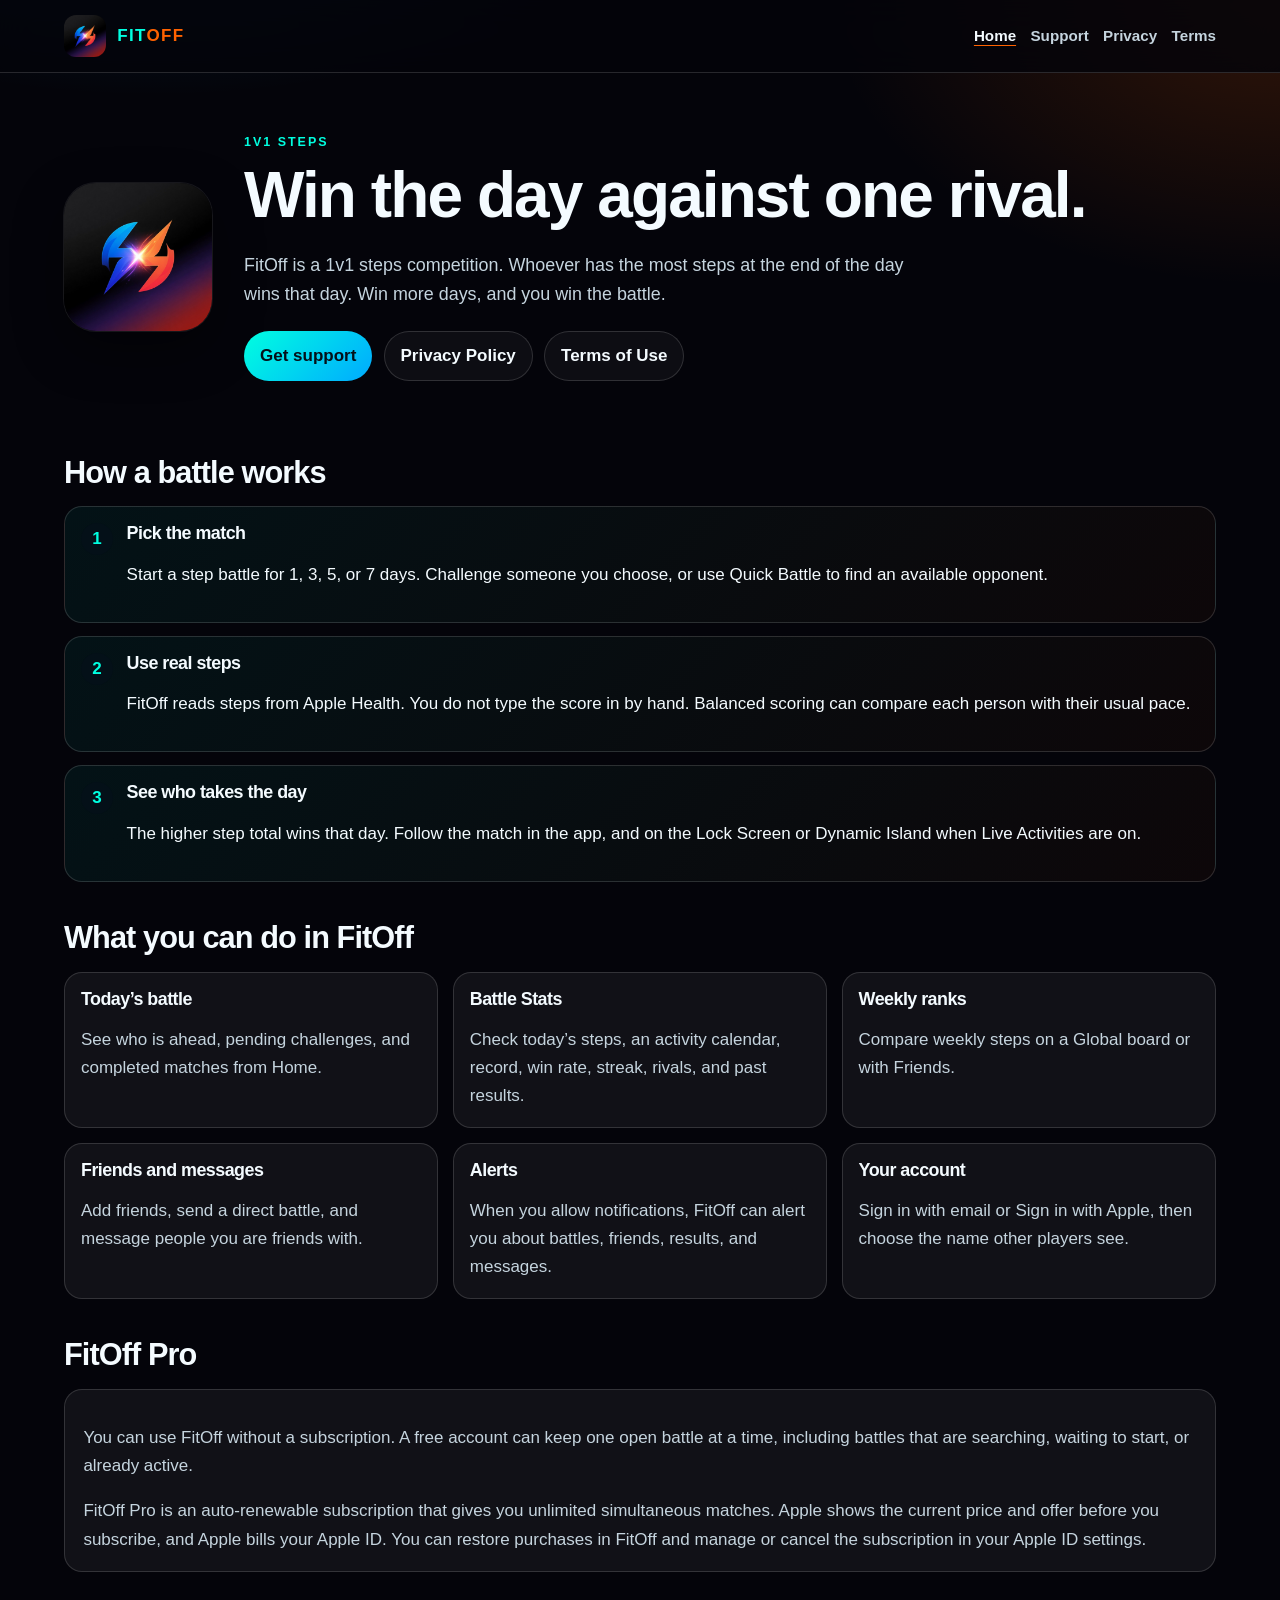
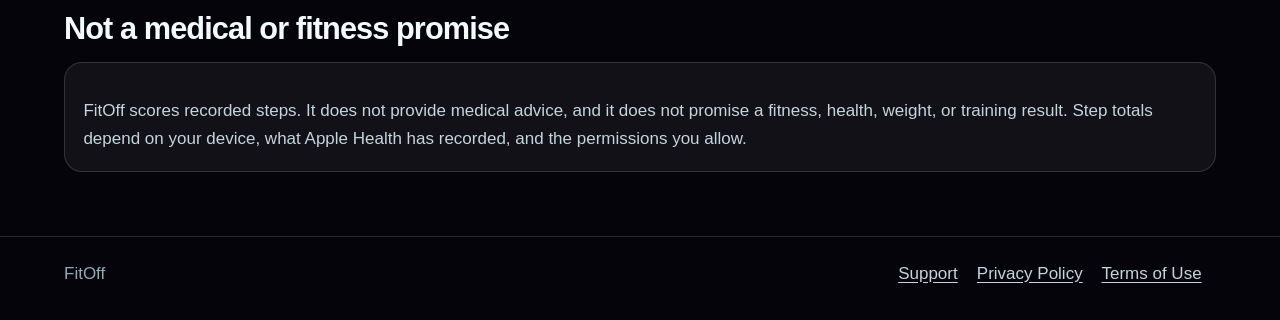
<file: FitOff-website-upload/index.html>
<!DOCTYPE html>
<html lang="en">
<head>
  <meta charset="utf-8">
  <meta name="viewport" content="width=device-width, initial-scale=1">
  <title>FitOff — 1v1 step battles</title>
  <meta name="description" content="FitOff turns the steps you already take into a 1v1 battle. See who leads today, keep a streak, and follow the match on your Lock Screen.">
  <link rel="icon" href="assets/fitoff-app-icon.png" type="image/png">
  <link rel="stylesheet" href="assets/styles.css">
</head>
<body>
  <a class="skip-link" href="#content">Skip to content</a>
  <header class="site-header">
    <div class="header-inner">
      <a class="brand" href="index.html">
        <img src="assets/fitoff-app-icon.png" width="42" height="42" alt="">
        <span><span class="brand-fit">FIT</span><span class="brand-off">OFF</span></span>
      </a>
      <nav class="nav" aria-label="Primary">
        <a href="index.html" aria-current="page">Home</a>
        <a href="support/">Support</a>
        <a href="privacy/">Privacy</a>
        <a href="terms/">Terms</a>
      </nav>
    </div>
  </header>
  <main id="content">
    <div class="wrap">
      <section class="hero">
        <img class="hero-icon" src="assets/fitoff-app-icon.png" width="148" height="148" alt="FitOff app icon">
        <div>
          <p class="eyebrow">1v1 steps</p>
          <h1>Win the day against one rival.</h1>
          <p class="lede">FitOff is a 1v1 steps competition. Whoever has the most steps at the end of the day wins that day. Win more days, and you win the battle.</p>
          <div class="actions">
            <a class="button primary" href="support/">Get support</a>
            <a class="button secondary" href="privacy/">Privacy Policy</a>
            <a class="button secondary" href="terms/">Terms of Use</a>
          </div>
        </div>
      </section>

      <h2>How a battle works</h2>
      <div class="steps">
        <article class="step">
          <span class="step-num">1</span>
          <div>
            <h3>Pick the match</h3>
            <p>Start a step battle for 1, 3, 5, or 7 days. Challenge someone you choose, or use Quick Battle to find an available opponent.</p>
          </div>
        </article>
        <article class="step">
          <span class="step-num">2</span>
          <div>
            <h3>Use real steps</h3>
            <p>FitOff reads steps from Apple Health. You do not type the score in by hand. Balanced scoring can compare each person with their usual pace.</p>
          </div>
        </article>
        <article class="step">
          <span class="step-num">3</span>
          <div>
            <h3>See who takes the day</h3>
            <p>The higher step total wins that day. Follow the match in the app, and on the Lock Screen or Dynamic Island when Live Activities are on.</p>
          </div>
        </article>
      </div>

      <h2>What you can do in FitOff</h2>
      <div class="grid">
        <article class="card">
          <h3>Today’s battle</h3>
          <p>See who is ahead, pending challenges, and completed matches from Home.</p>
        </article>
        <article class="card">
          <h3>Battle Stats</h3>
          <p>Check today’s steps, an activity calendar, record, win rate, streak, rivals, and past results.</p>
        </article>
        <article class="card">
          <h3>Weekly ranks</h3>
          <p>Compare weekly steps on a Global board or with Friends.</p>
        </article>
        <article class="card">
          <h3>Friends and messages</h3>
          <p>Add friends, send a direct battle, and message people you are friends with.</p>
        </article>
        <article class="card">
          <h3>Alerts</h3>
          <p>When you allow notifications, FitOff can alert you about battles, friends, results, and messages.</p>
        </article>
        <article class="card">
          <h3>Your account</h3>
          <p>Sign in with email or Sign in with Apple, then choose the name other players see.</p>
        </article>
      </div>

      <h2>FitOff Pro</h2>
      <div class="panel">
        <p>You can use FitOff without a subscription. A free account can keep one open battle at a time, including battles that are searching, waiting to start, or already active.</p>
        <p>FitOff Pro is an auto-renewable subscription that gives you unlimited simultaneous matches. Apple shows the current price and offer before you subscribe, and Apple bills your Apple ID. You can restore purchases in FitOff and manage or cancel the subscription in your Apple ID settings.</p>
      </div>

      <h2>Not a medical or fitness promise</h2>
      <div class="panel">
        <p>FitOff scores recorded steps. It does not provide medical advice, and it does not promise a fitness, health, weight, or training result. Step totals depend on your device, what Apple Health has recorded, and the permissions you allow.</p>
      </div>
    </div>
  </main>
  <footer class="site-footer">
    <div class="wrap">
      <span>FitOff</span>
      <nav aria-label="Footer">
        <a href="support/">Support</a>
        <a href="privacy/">Privacy Policy</a>
        <a href="terms/">Terms of Use</a>
      </nav>
    </div>
  </footer>
</body>
</html>
</file>
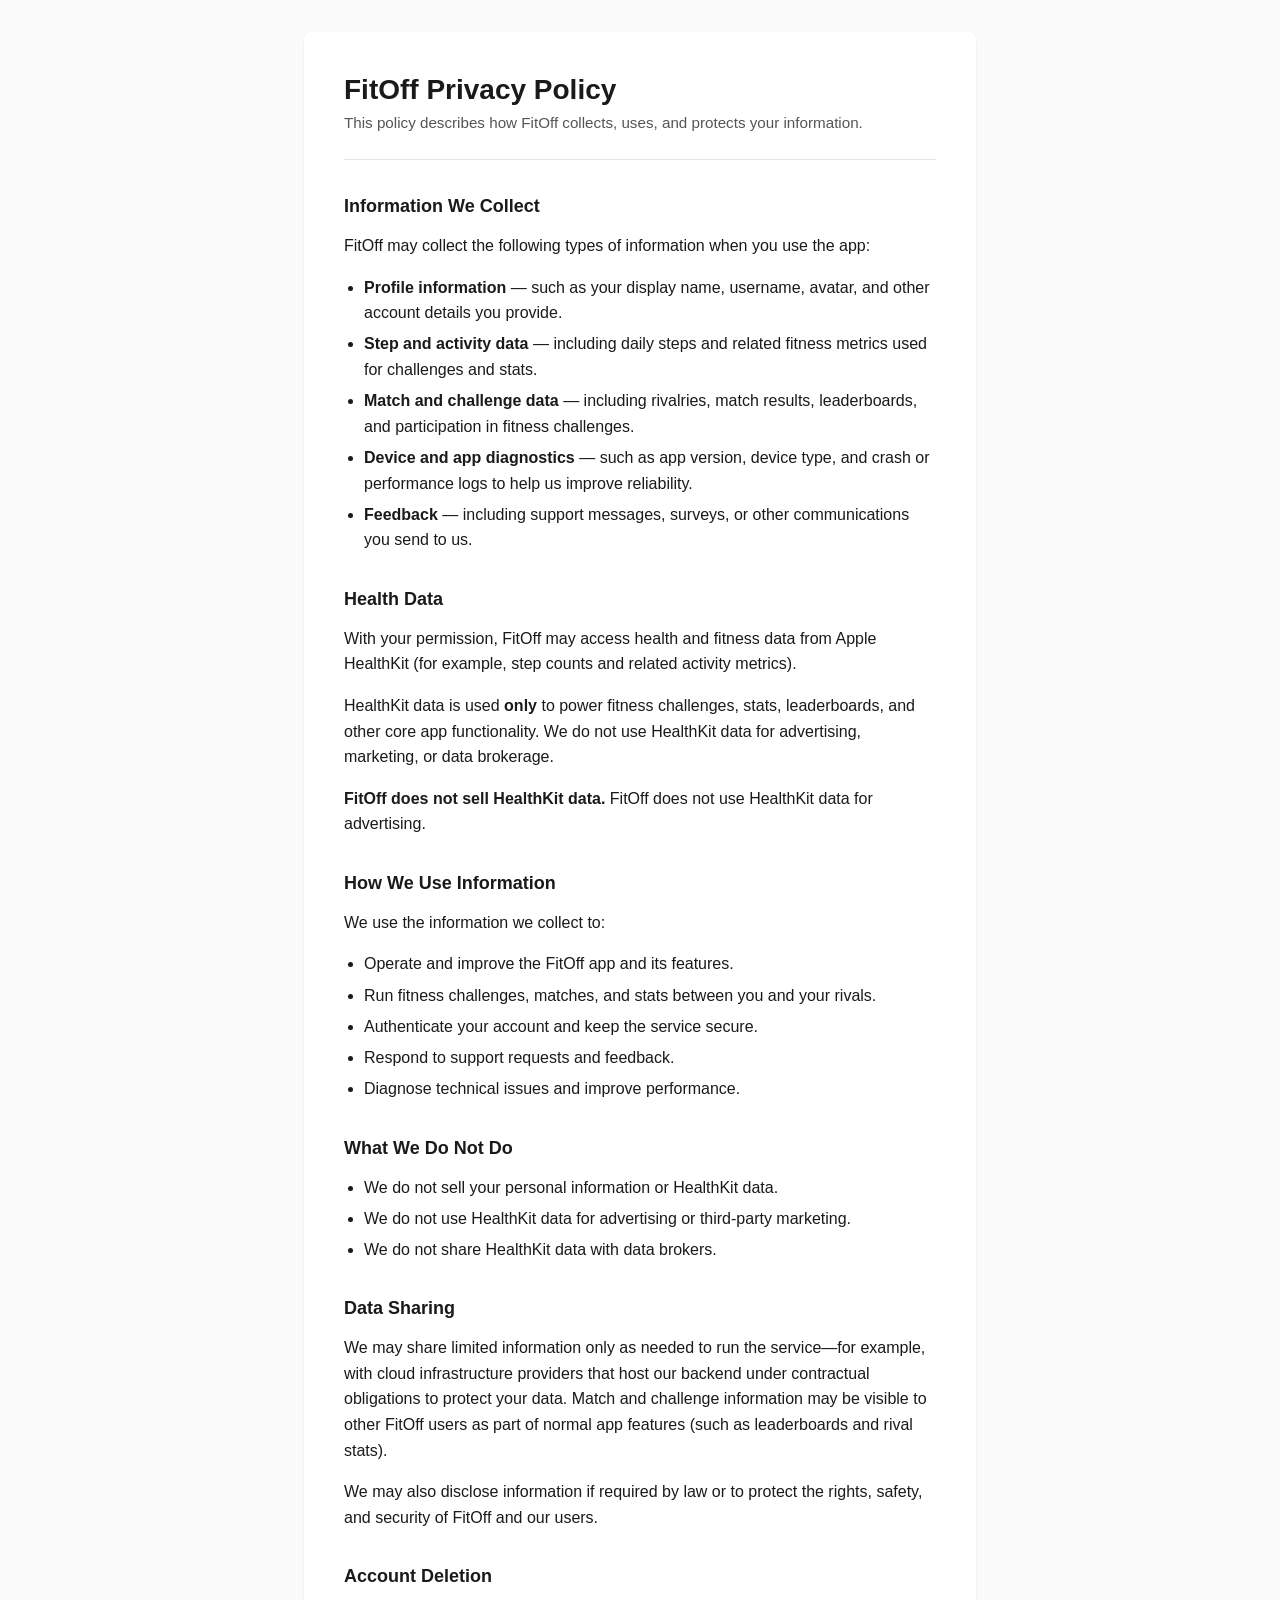
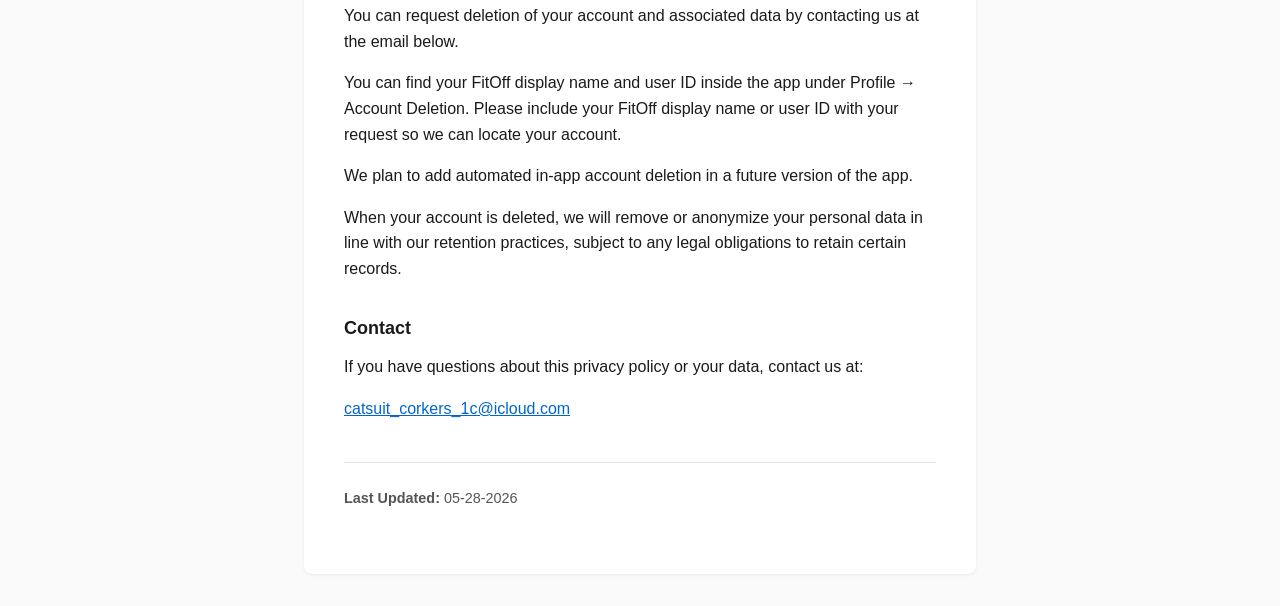
<file: docs/privacy/index.html>
<!DOCTYPE html>
<html lang="en">
<head>
  <meta charset="UTF-8">
  <meta name="viewport" content="width=device-width, initial-scale=1">
  <title>FitOff Privacy Policy</title>
  <style>
    :root {
      --text: #1a1a1a;
      --muted: #555;
      --border: #e5e5e5;
      --bg: #fafafa;
      --card: #fff;
    }

    * {
      box-sizing: border-box;
    }

    body {
      margin: 0;
      font-family: -apple-system, BlinkMacSystemFont, "Segoe UI", Roboto, Helvetica, Arial, sans-serif;
      font-size: 1rem;
      line-height: 1.6;
      color: var(--text);
      background: var(--bg);
    }

    main {
      max-width: 42rem;
      margin: 0 auto;
      padding: 2rem 1.25rem 3rem;
      background: var(--card);
      min-height: 100vh;
    }

    @media (min-width: 600px) {
      main {
        margin: 2rem auto;
        padding: 2.5rem 2.5rem 3rem;
        border-radius: 8px;
        box-shadow: 0 1px 3px rgba(0, 0, 0, 0.08);
        min-height: auto;
      }
    }

    h1 {
      font-size: 1.75rem;
      font-weight: 700;
      margin: 0 0 0.25rem;
      line-height: 1.25;
    }

    .subtitle {
      color: var(--muted);
      font-size: 0.95rem;
      margin: 0 0 2rem;
      padding-bottom: 1.5rem;
      border-bottom: 1px solid var(--border);
    }

    h2 {
      font-size: 1.125rem;
      font-weight: 600;
      margin: 2rem 0 0.75rem;
    }

    h2:first-of-type {
      margin-top: 0;
    }

    p, ul {
      margin: 0 0 1rem;
    }

    ul {
      padding-left: 1.25rem;
    }

    li {
      margin-bottom: 0.35rem;
    }

    a {
      color: #0066cc;
    }

    .last-updated {
      margin-top: 2.5rem;
      padding-top: 1.5rem;
      border-top: 1px solid var(--border);
      font-size: 0.9rem;
      color: var(--muted);
    }
  </style>
</head>
<body>
  <main>
    <h1>FitOff Privacy Policy</h1>
    <p class="subtitle">This policy describes how FitOff collects, uses, and protects your information.</p>

    <h2>Information We Collect</h2>
    <p>FitOff may collect the following types of information when you use the app:</p>
    <ul>
      <li><strong>Profile information</strong> — such as your display name, username, avatar, and other account details you provide.</li>
      <li><strong>Step and activity data</strong> — including daily steps and related fitness metrics used for challenges and stats.</li>
      <li><strong>Match and challenge data</strong> — including rivalries, match results, leaderboards, and participation in fitness challenges.</li>
      <li><strong>Device and app diagnostics</strong> — such as app version, device type, and crash or performance logs to help us improve reliability.</li>
      <li><strong>Feedback</strong> — including support messages, surveys, or other communications you send to us.</li>
    </ul>

    <h2>Health Data</h2>
    <p>With your permission, FitOff may access health and fitness data from Apple HealthKit (for example, step counts and related activity metrics).</p>
    <p>HealthKit data is used <strong>only</strong> to power fitness challenges, stats, leaderboards, and other core app functionality. We do not use HealthKit data for advertising, marketing, or data brokerage.</p>
    <p><strong>FitOff does not sell HealthKit data.</strong> FitOff does not use HealthKit data for advertising.</p>

    <h2>How We Use Information</h2>
    <p>We use the information we collect to:</p>
    <ul>
      <li>Operate and improve the FitOff app and its features.</li>
      <li>Run fitness challenges, matches, and stats between you and your rivals.</li>
      <li>Authenticate your account and keep the service secure.</li>
      <li>Respond to support requests and feedback.</li>
      <li>Diagnose technical issues and improve performance.</li>
    </ul>

    <h2>What We Do Not Do</h2>
    <ul>
      <li>We do not sell your personal information or HealthKit data.</li>
      <li>We do not use HealthKit data for advertising or third-party marketing.</li>
      <li>We do not share HealthKit data with data brokers.</li>
    </ul>

    <h2>Data Sharing</h2>
    <p>We may share limited information only as needed to run the service—for example, with cloud infrastructure providers that host our backend under contractual obligations to protect your data. Match and challenge information may be visible to other FitOff users as part of normal app features (such as leaderboards and rival stats).</p>
    <p>We may also disclose information if required by law or to protect the rights, safety, and security of FitOff and our users.</p>

    <h2>Account Deletion</h2>
    <p>You can request deletion of your account and associated data by contacting us at the email below.</p>
      <p>You can find your FitOff display name and user ID inside the app under Profile → Account Deletion. Please include your FitOff display name or user ID with your request so we can locate your account.</p>
      <p>We plan to add automated in-app account deletion in a future version of the app.</p></p>
    <p>When your account is deleted, we will remove or anonymize your personal data in line with our retention practices, subject to any legal obligations to retain certain records.</p>

    <h2>Contact</h2>
    <p>If you have questions about this privacy policy or your data, contact us at:</p>
    <p><a href="mailto:catsuit_corkers_1c@icloud.com?subject=FitOff%20Privacy">catsuit_corkers_1c@icloud.com</a></p>

    <p class="last-updated"><strong>Last Updated:</strong> 05-28-2026</p>
  </main>
</body>
</html>
</file>
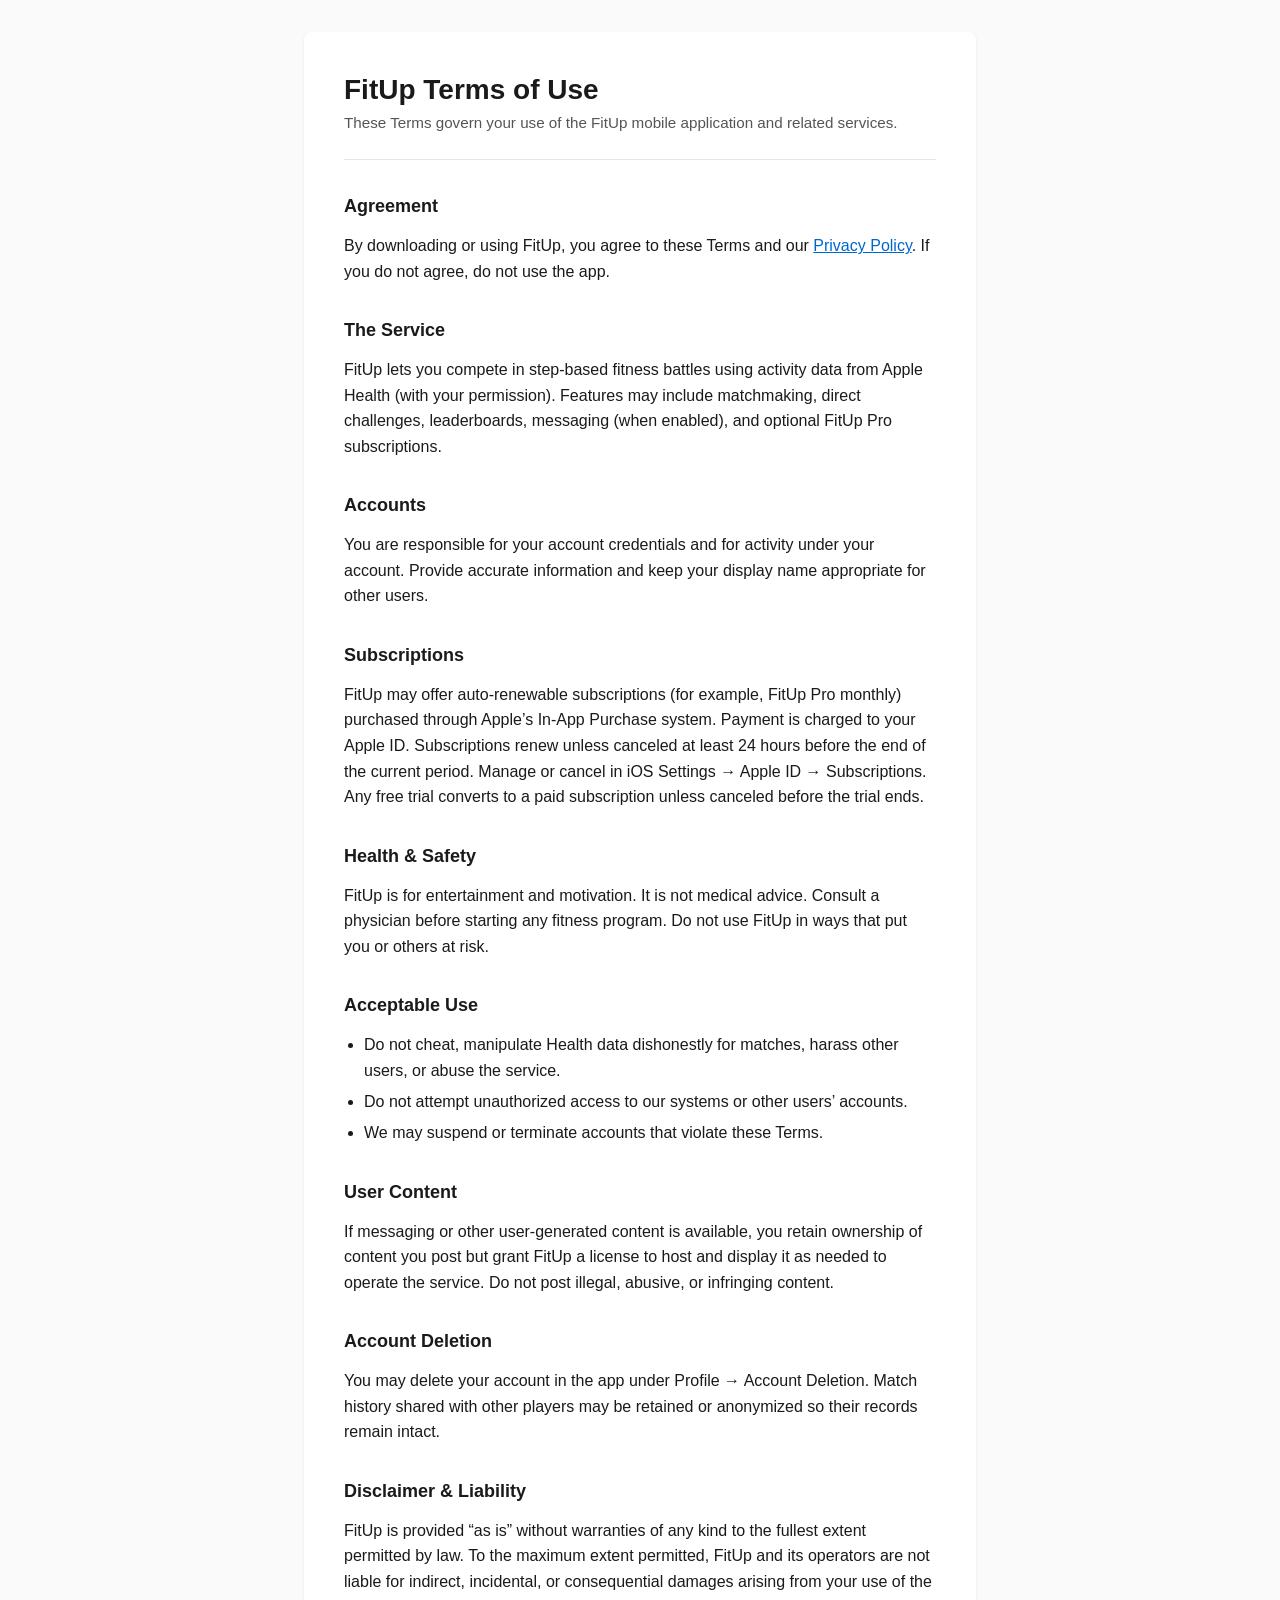
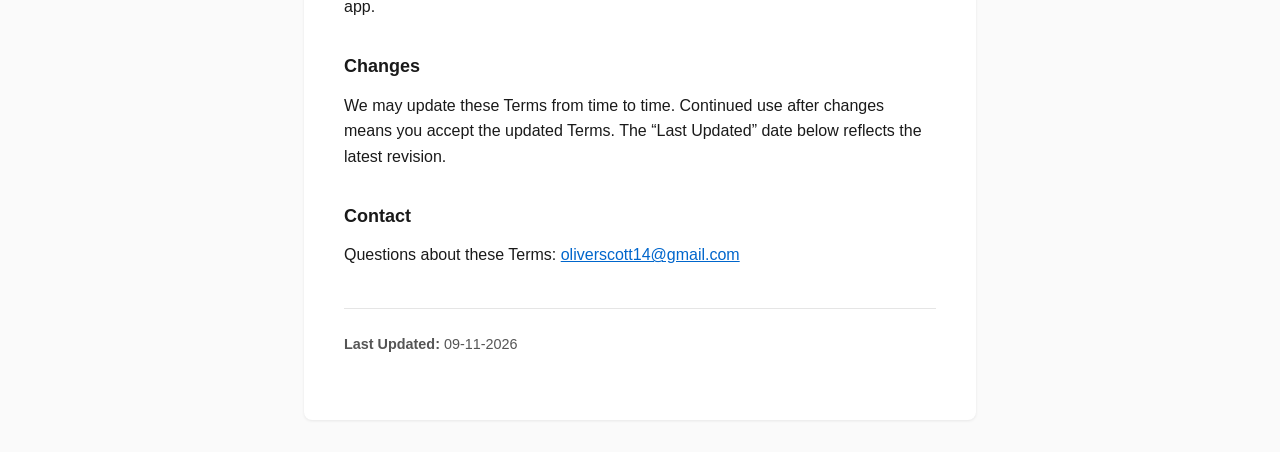
<file: docs/terms/index.html>
<!DOCTYPE html>
<html lang="en">
<head>
  <meta charset="UTF-8">
  <meta name="viewport" content="width=device-width, initial-scale=1">
  <title>FitUp Terms of Use</title>
  <style>
    :root {
      --text: #1a1a1a;
      --muted: #555;
      --border: #e5e5e5;
      --bg: #fafafa;
      --card: #fff;
    }
    * { box-sizing: border-box; }
    body {
      margin: 0;
      font-family: -apple-system, BlinkMacSystemFont, "Segoe UI", Roboto, Helvetica, Arial, sans-serif;
      font-size: 1rem;
      line-height: 1.6;
      color: var(--text);
      background: var(--bg);
    }
    main {
      max-width: 42rem;
      margin: 0 auto;
      padding: 2rem 1.25rem 3rem;
      background: var(--card);
      min-height: 100vh;
    }
    @media (min-width: 600px) {
      main {
        margin: 2rem auto;
        padding: 2.5rem 2.5rem 3rem;
        border-radius: 8px;
        box-shadow: 0 1px 3px rgba(0, 0, 0, 0.08);
        min-height: auto;
      }
    }
    h1 { font-size: 1.75rem; font-weight: 700; margin: 0 0 0.25rem; line-height: 1.25; }
    .subtitle {
      color: var(--muted);
      font-size: 0.95rem;
      margin: 0 0 2rem;
      padding-bottom: 1.5rem;
      border-bottom: 1px solid var(--border);
    }
    h2 { font-size: 1.125rem; font-weight: 600; margin: 2rem 0 0.75rem; }
    p, ul { margin: 0 0 1rem; }
    ul { padding-left: 1.25rem; }
    li { margin-bottom: 0.35rem; }
    a { color: #0066cc; }
    .last-updated {
      margin-top: 2.5rem;
      padding-top: 1.5rem;
      border-top: 1px solid var(--border);
      font-size: 0.9rem;
      color: var(--muted);
    }
  </style>
</head>
<body>
  <main>
    <h1>FitUp Terms of Use</h1>
    <p class="subtitle">These Terms govern your use of the FitUp mobile application and related services.</p>

    <h2>Agreement</h2>
    <p>By downloading or using FitUp, you agree to these Terms and our <a href="https://scootero.github.io/FitUp-App/privacy/">Privacy Policy</a>. If you do not agree, do not use the app.</p>

    <h2>The Service</h2>
    <p>FitUp lets you compete in step-based fitness battles using activity data from Apple Health (with your permission). Features may include matchmaking, direct challenges, leaderboards, messaging (when enabled), and optional FitUp Pro subscriptions.</p>

    <h2>Accounts</h2>
    <p>You are responsible for your account credentials and for activity under your account. Provide accurate information and keep your display name appropriate for other users.</p>

    <h2>Subscriptions</h2>
    <p>FitUp may offer auto-renewable subscriptions (for example, FitUp Pro monthly) purchased through Apple’s In-App Purchase system. Payment is charged to your Apple ID. Subscriptions renew unless canceled at least 24 hours before the end of the current period. Manage or cancel in iOS Settings → Apple ID → Subscriptions. Any free trial converts to a paid subscription unless canceled before the trial ends.</p>

    <h2>Health &amp; Safety</h2>
    <p>FitUp is for entertainment and motivation. It is not medical advice. Consult a physician before starting any fitness program. Do not use FitUp in ways that put you or others at risk.</p>

    <h2>Acceptable Use</h2>
    <ul>
      <li>Do not cheat, manipulate Health data dishonestly for matches, harass other users, or abuse the service.</li>
      <li>Do not attempt unauthorized access to our systems or other users’ accounts.</li>
      <li>We may suspend or terminate accounts that violate these Terms.</li>
    </ul>

    <h2>User Content</h2>
    <p>If messaging or other user-generated content is available, you retain ownership of content you post but grant FitUp a license to host and display it as needed to operate the service. Do not post illegal, abusive, or infringing content.</p>

    <h2>Account Deletion</h2>
    <p>You may delete your account in the app under Profile → Account Deletion. Match history shared with other players may be retained or anonymized so their records remain intact.</p>

    <h2>Disclaimer &amp; Liability</h2>
    <p>FitUp is provided “as is” without warranties of any kind to the fullest extent permitted by law. To the maximum extent permitted, FitUp and its operators are not liable for indirect, incidental, or consequential damages arising from your use of the app.</p>

    <h2>Changes</h2>
    <p>We may update these Terms from time to time. Continued use after changes means you accept the updated Terms. The “Last Updated” date below reflects the latest revision.</p>

    <h2>Contact</h2>
    <p>Questions about these Terms: <a href="mailto:oliverscott14@gmail.com">oliverscott14@gmail.com</a></p>

    <p class="last-updated"><strong>Last Updated:</strong> 09-11-2026</p>
  </main>
</body>
</html>
</file>
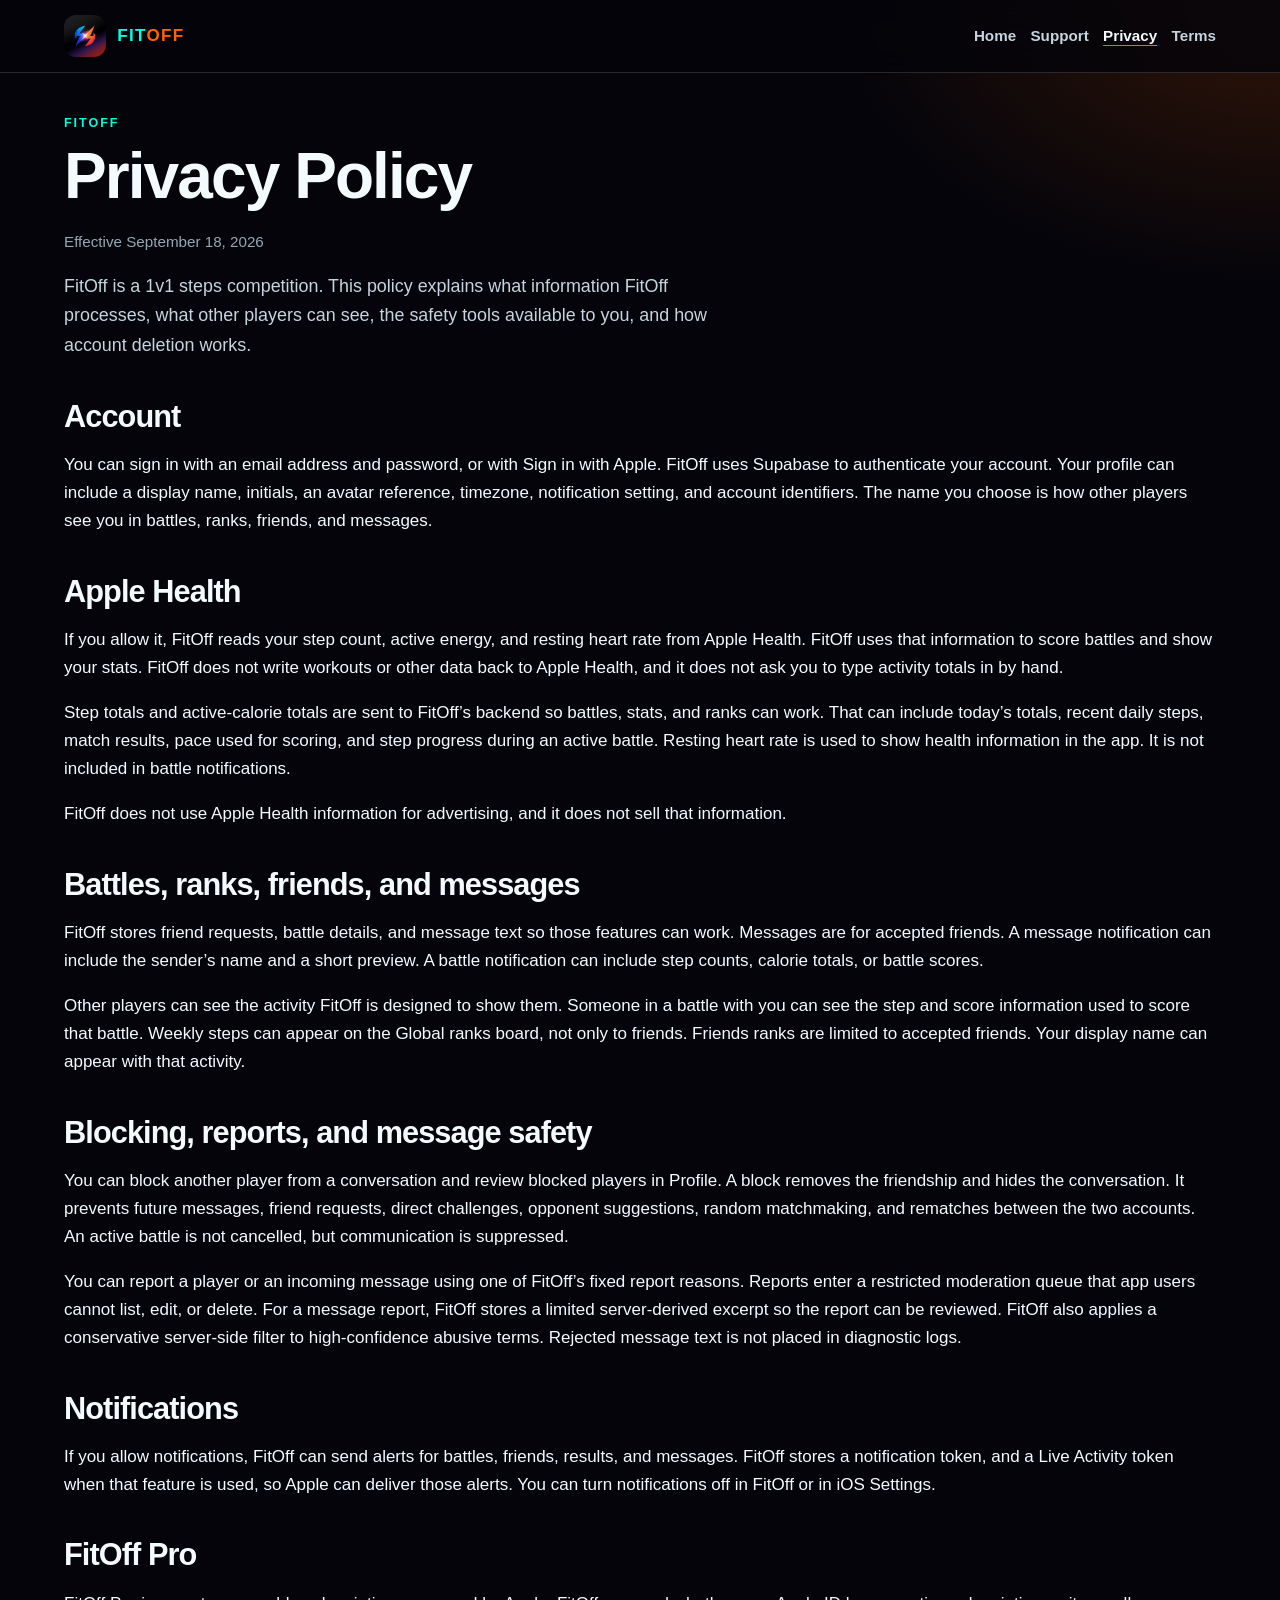
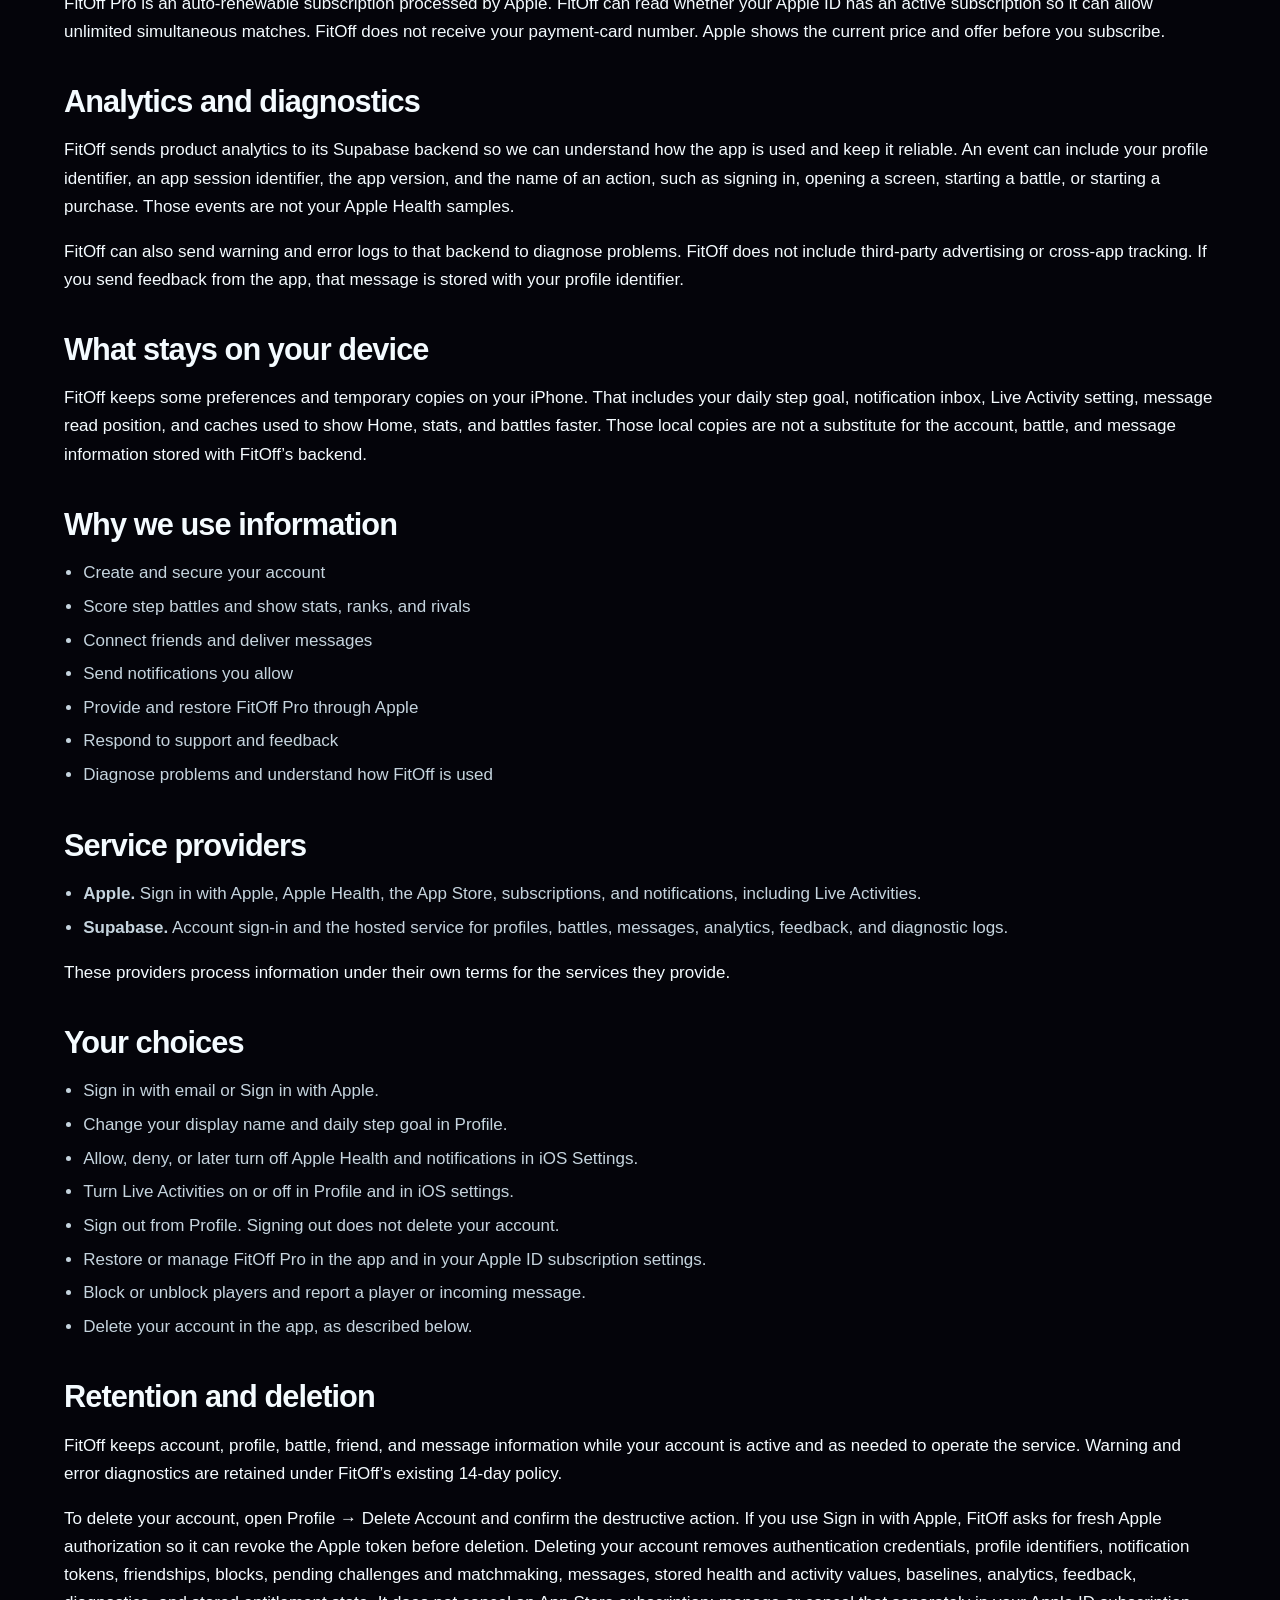
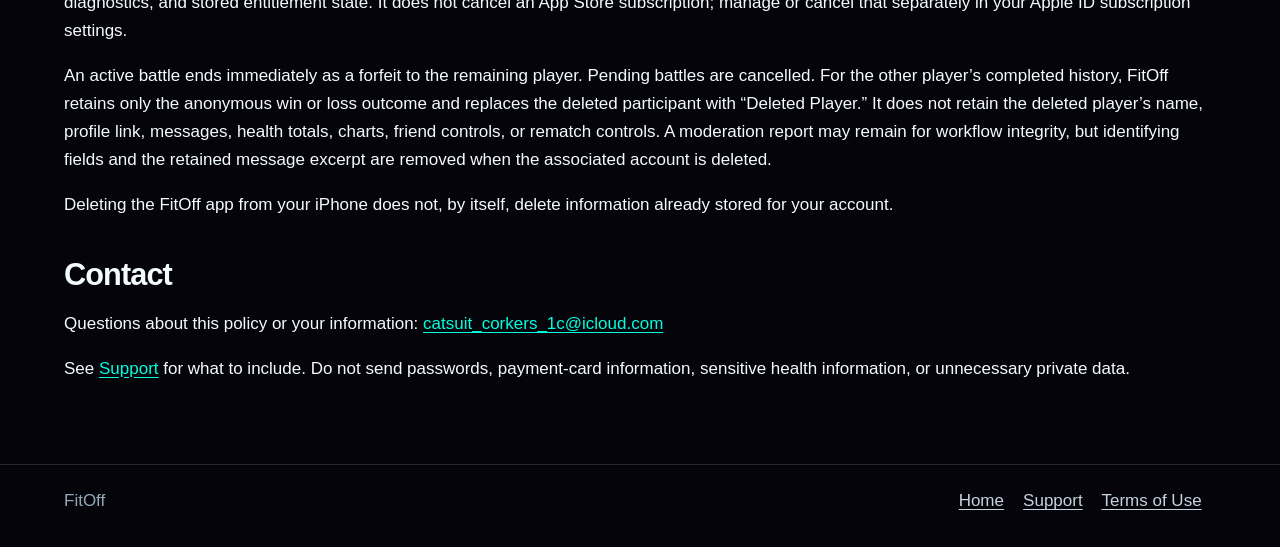
<file: FitOff-website-upload/privacy/index.html>
<!DOCTYPE html>
<html lang="en">
<head>
  <meta charset="utf-8">
  <meta name="viewport" content="width=device-width, initial-scale=1">
  <title>Privacy Policy · FitOff</title>
  <meta name="description" content="How FitOff handles your account, Apple Health activity, battles, messages, notifications, and FitOff Pro subscription.">
  <link rel="icon" href="../assets/fitoff-app-icon.png" type="image/png">
  <link rel="stylesheet" href="../assets/styles.css">
</head>
<body>
  <a class="skip-link" href="#content">Skip to content</a>
  <header class="site-header">
    <div class="header-inner">
      <a class="brand" href="../index.html">
        <img src="../assets/fitoff-app-icon.png" width="42" height="42" alt="">
        <span><span class="brand-fit">FIT</span><span class="brand-off">OFF</span></span>
      </a>
      <nav class="nav" aria-label="Primary">
        <a href="../index.html">Home</a>
        <a href="../support/">Support</a>
        <a href="../privacy/" aria-current="page">Privacy</a>
        <a href="../terms/">Terms</a>
      </nav>
    </div>
  </header>
  <main id="content">
    <div class="wrap">
      <p class="eyebrow">FitOff</p>
      <h1>Privacy Policy</h1>
      <p class="meta">Effective September 18, 2026</p>
      <p class="page-intro">FitOff is a 1v1 steps competition. This policy explains what information FitOff processes, what other players can see, the safety tools available to you, and how account deletion works.</p>

      <h2>Account</h2>
      <p>You can sign in with an email address and password, or with Sign in with Apple. FitOff uses Supabase to authenticate your account. Your profile can include a display name, initials, an avatar reference, timezone, notification setting, and account identifiers. The name you choose is how other players see you in battles, ranks, friends, and messages.</p>

      <h2>Apple Health</h2>
      <p>If you allow it, FitOff reads your step count, active energy, and resting heart rate from Apple Health. FitOff uses that information to score battles and show your stats. FitOff does not write workouts or other data back to Apple Health, and it does not ask you to type activity totals in by hand.</p>
      <p>Step totals and active-calorie totals are sent to FitOff’s backend so battles, stats, and ranks can work. That can include today’s totals, recent daily steps, match results, pace used for scoring, and step progress during an active battle. Resting heart rate is used to show health information in the app. It is not included in battle notifications.</p>
      <p>FitOff does not use Apple Health information for advertising, and it does not sell that information.</p>

      <h2>Battles, ranks, friends, and messages</h2>
      <p>FitOff stores friend requests, battle details, and message text so those features can work. Messages are for accepted friends. A message notification can include the sender’s name and a short preview. A battle notification can include step counts, calorie totals, or battle scores.</p>
      <p>Other players can see the activity FitOff is designed to show them. Someone in a battle with you can see the step and score information used to score that battle. Weekly steps can appear on the Global ranks board, not only to friends. Friends ranks are limited to accepted friends. Your display name can appear with that activity.</p>

      <h2>Blocking, reports, and message safety</h2>
      <p>You can block another player from a conversation and review blocked players in Profile. A block removes the friendship and hides the conversation. It prevents future messages, friend requests, direct challenges, opponent suggestions, random matchmaking, and rematches between the two accounts. An active battle is not cancelled, but communication is suppressed.</p>
      <p>You can report a player or an incoming message using one of FitOff’s fixed report reasons. Reports enter a restricted moderation queue that app users cannot list, edit, or delete. For a message report, FitOff stores a limited server-derived excerpt so the report can be reviewed. FitOff also applies a conservative server-side filter to high-confidence abusive terms. Rejected message text is not placed in diagnostic logs.</p>

      <h2>Notifications</h2>
      <p>If you allow notifications, FitOff can send alerts for battles, friends, results, and messages. FitOff stores a notification token, and a Live Activity token when that feature is used, so Apple can deliver those alerts. You can turn notifications off in FitOff or in iOS Settings.</p>

      <h2>FitOff Pro</h2>
      <p>FitOff Pro is an auto-renewable subscription processed by Apple. FitOff can read whether your Apple ID has an active subscription so it can allow unlimited simultaneous matches. FitOff does not receive your payment-card number. Apple shows the current price and offer before you subscribe.</p>

      <h2>Analytics and diagnostics</h2>
      <p>FitOff sends product analytics to its Supabase backend so we can understand how the app is used and keep it reliable. An event can include your profile identifier, an app session identifier, the app version, and the name of an action, such as signing in, opening a screen, starting a battle, or starting a purchase. Those events are not your Apple Health samples.</p>
      <p>FitOff can also send warning and error logs to that backend to diagnose problems. FitOff does not include third-party advertising or cross-app tracking. If you send feedback from the app, that message is stored with your profile identifier.</p>

      <h2>What stays on your device</h2>
      <p>FitOff keeps some preferences and temporary copies on your iPhone. That includes your daily step goal, notification inbox, Live Activity setting, message read position, and caches used to show Home, stats, and battles faster. Those local copies are not a substitute for the account, battle, and message information stored with FitOff’s backend.</p>

      <h2>Why we use information</h2>
      <ul>
        <li>Create and secure your account</li>
        <li>Score step battles and show stats, ranks, and rivals</li>
        <li>Connect friends and deliver messages</li>
        <li>Send notifications you allow</li>
        <li>Provide and restore FitOff Pro through Apple</li>
        <li>Respond to support and feedback</li>
        <li>Diagnose problems and understand how FitOff is used</li>
      </ul>

      <h2>Service providers</h2>
      <ul>
        <li><strong>Apple.</strong> Sign in with Apple, Apple Health, the App Store, subscriptions, and notifications, including Live Activities.</li>
        <li><strong>Supabase.</strong> Account sign-in and the hosted service for profiles, battles, messages, analytics, feedback, and diagnostic logs.</li>
      </ul>
      <p>These providers process information under their own terms for the services they provide.</p>

      <h2>Your choices</h2>
      <ul>
        <li>Sign in with email or Sign in with Apple.</li>
        <li>Change your display name and daily step goal in Profile.</li>
        <li>Allow, deny, or later turn off Apple Health and notifications in iOS Settings.</li>
        <li>Turn Live Activities on or off in Profile and in iOS settings.</li>
        <li>Sign out from Profile. Signing out does not delete your account.</li>
        <li>Restore or manage FitOff Pro in the app and in your Apple ID subscription settings.</li>
        <li>Block or unblock players and report a player or incoming message.</li>
        <li>Delete your account in the app, as described below.</li>
      </ul>

      <h2>Retention and deletion</h2>
      <p>FitOff keeps account, profile, battle, friend, and message information while your account is active and as needed to operate the service. Warning and error diagnostics are retained under FitOff’s existing 14-day policy.</p>
      <p>To delete your account, open Profile → Delete Account and confirm the destructive action. If you use Sign in with Apple, FitOff asks for fresh Apple authorization so it can revoke the Apple token before deletion. Deleting your account removes authentication credentials, profile identifiers, notification tokens, friendships, blocks, pending challenges and matchmaking, messages, stored health and activity values, baselines, analytics, feedback, diagnostics, and stored entitlement state. It does not cancel an App Store subscription; manage or cancel that separately in your Apple ID subscription settings.</p>
      <p>An active battle ends immediately as a forfeit to the remaining player. Pending battles are cancelled. For the other player’s completed history, FitOff retains only the anonymous win or loss outcome and replaces the deleted participant with “Deleted Player.” It does not retain the deleted player’s name, profile link, messages, health totals, charts, friend controls, or rematch controls. A moderation report may remain for workflow integrity, but identifying fields and the retained message excerpt are removed when the associated account is deleted.</p>
      <p>Deleting the FitOff app from your iPhone does not, by itself, delete information already stored for your account.</p>

      <h2>Contact</h2>
      <p>Questions about this policy or your information: <a href="mailto:catsuit_corkers_1c@icloud.com?subject=FitOff%20Privacy">catsuit_corkers_1c@icloud.com</a></p>
      <p>See <a href="../support/">Support</a> for what to include. Do not send passwords, payment-card information, sensitive health information, or unnecessary private data.</p>
    </div>
  </main>
  <footer class="site-footer">
    <div class="wrap">
      <span>FitOff</span>
      <nav aria-label="Footer">
        <a href="../index.html">Home</a>
        <a href="../support/">Support</a>
        <a href="../terms/">Terms of Use</a>
      </nav>
    </div>
  </footer>
</body>
</html>
</file>
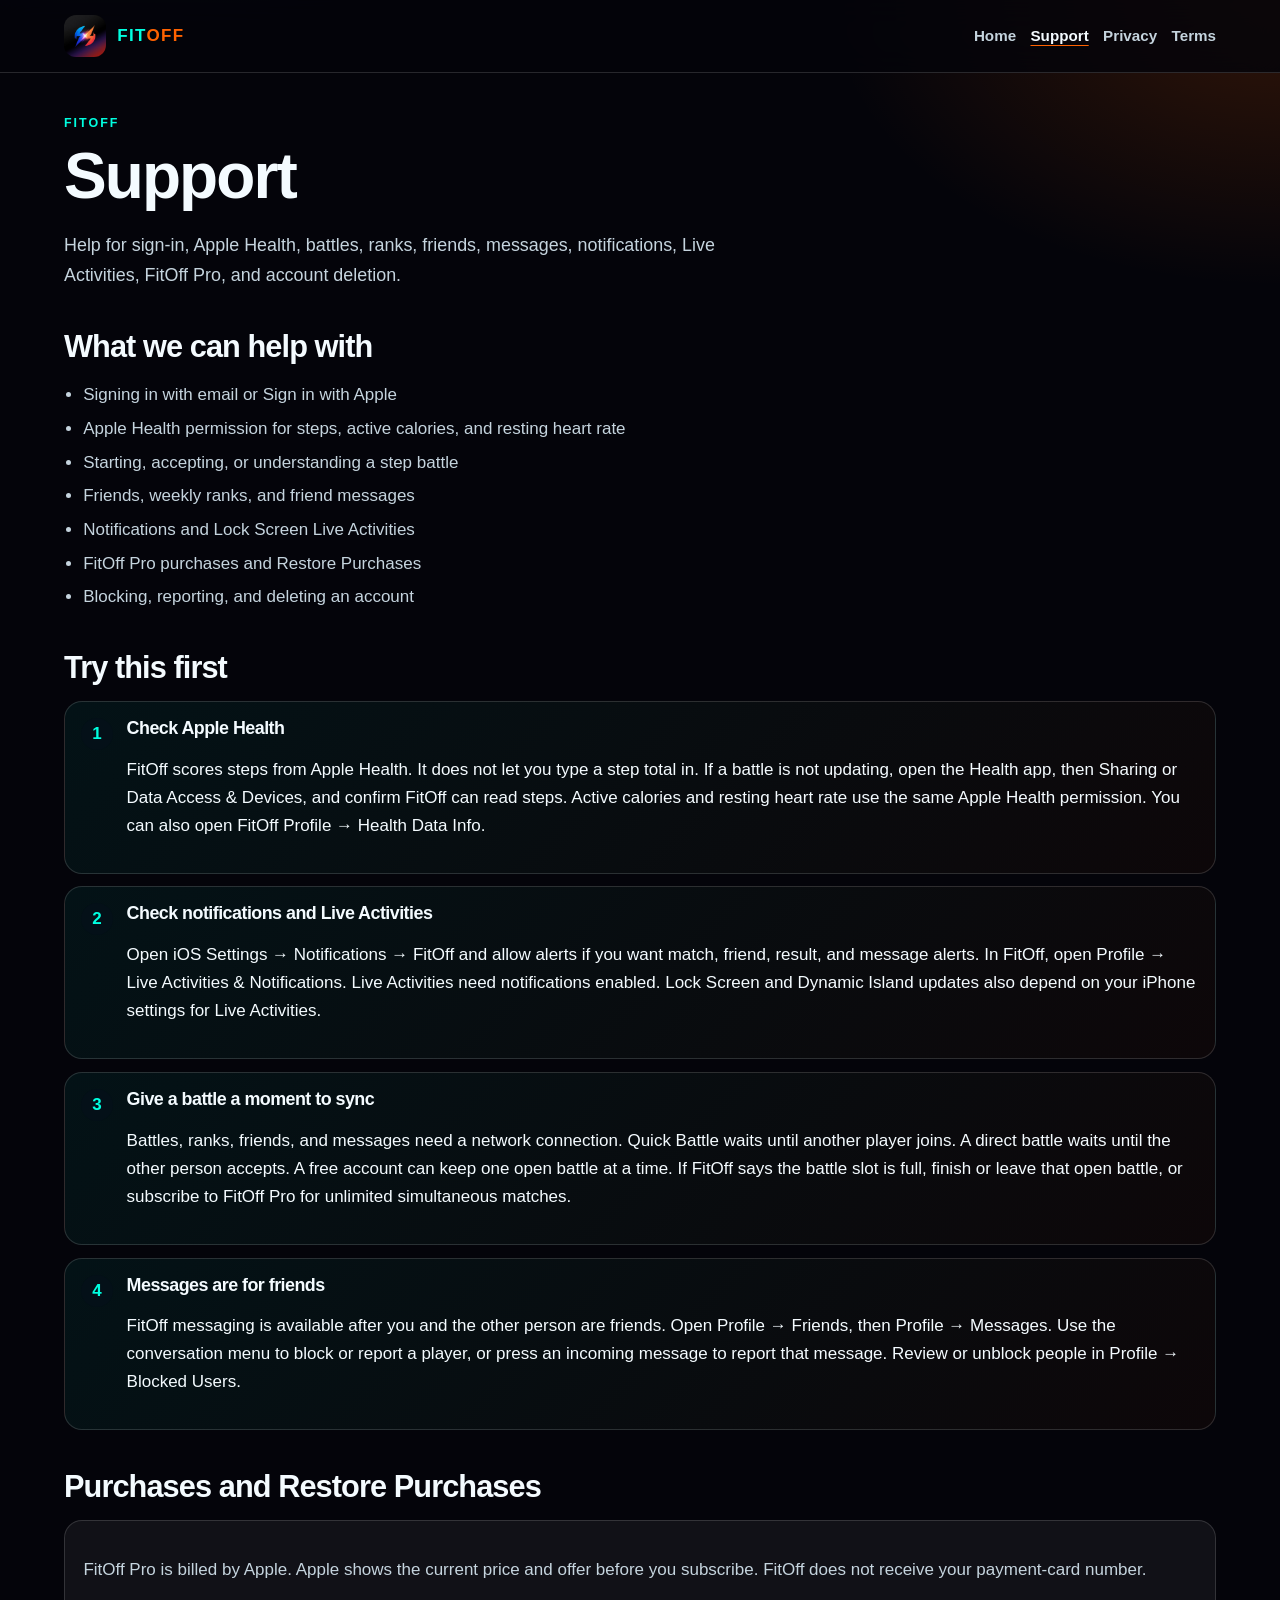
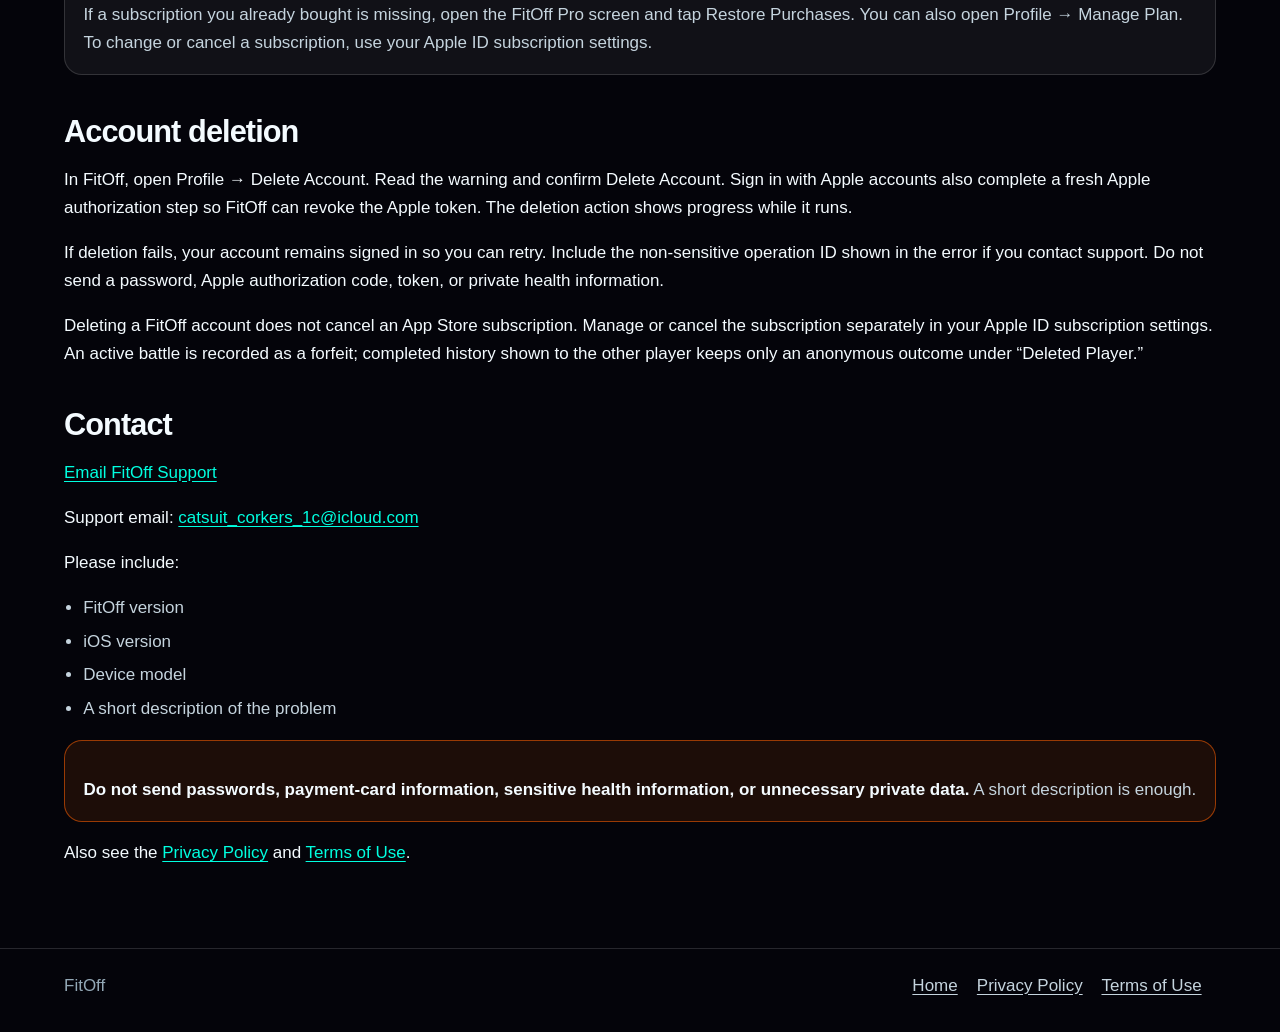
<file: FitOff-website-upload/support/index.html>
<!DOCTYPE html>
<html lang="en">
<head>
  <meta charset="utf-8">
  <meta name="viewport" content="width=device-width, initial-scale=1">
  <title>Support · FitOff</title>
  <meta name="description" content="Get help with FitOff sign-in, Apple Health, battles, notifications, Live Activities, purchases, and account deletion.">
  <link rel="icon" href="../assets/fitoff-app-icon.png" type="image/png">
  <link rel="stylesheet" href="../assets/styles.css">
</head>
<body>
  <a class="skip-link" href="#content">Skip to content</a>
  <header class="site-header">
    <div class="header-inner">
      <a class="brand" href="../index.html">
        <img src="../assets/fitoff-app-icon.png" width="42" height="42" alt="">
        <span><span class="brand-fit">FIT</span><span class="brand-off">OFF</span></span>
      </a>
      <nav class="nav" aria-label="Primary">
        <a href="../index.html">Home</a>
        <a href="../support/" aria-current="page">Support</a>
        <a href="../privacy/">Privacy</a>
        <a href="../terms/">Terms</a>
      </nav>
    </div>
  </header>
  <main id="content">
    <div class="wrap">
      <p class="eyebrow">FitOff</p>
      <h1>Support</h1>
      <p class="page-intro">Help for sign-in, Apple Health, battles, ranks, friends, messages, notifications, Live Activities, FitOff Pro, and account deletion.</p>

      <h2>What we can help with</h2>
      <ul>
        <li>Signing in with email or Sign in with Apple</li>
        <li>Apple Health permission for steps, active calories, and resting heart rate</li>
        <li>Starting, accepting, or understanding a step battle</li>
        <li>Friends, weekly ranks, and friend messages</li>
        <li>Notifications and Lock Screen Live Activities</li>
        <li>FitOff Pro purchases and Restore Purchases</li>
        <li>Blocking, reporting, and deleting an account</li>
      </ul>

      <h2>Try this first</h2>
      <div class="steps">
        <article class="step">
          <span class="step-num">1</span>
          <div>
            <h3>Check Apple Health</h3>
            <p>FitOff scores steps from Apple Health. It does not let you type a step total in. If a battle is not updating, open the Health app, then Sharing or Data Access &amp; Devices, and confirm FitOff can read steps. Active calories and resting heart rate use the same Apple Health permission. You can also open FitOff Profile → Health Data Info.</p>
          </div>
        </article>
        <article class="step">
          <span class="step-num">2</span>
          <div>
            <h3>Check notifications and Live Activities</h3>
            <p>Open iOS Settings → Notifications → FitOff and allow alerts if you want match, friend, result, and message alerts. In FitOff, open Profile → Live Activities &amp; Notifications. Live Activities need notifications enabled. Lock Screen and Dynamic Island updates also depend on your iPhone settings for Live Activities.</p>
          </div>
        </article>
        <article class="step">
          <span class="step-num">3</span>
          <div>
            <h3>Give a battle a moment to sync</h3>
            <p>Battles, ranks, friends, and messages need a network connection. Quick Battle waits until another player joins. A direct battle waits until the other person accepts. A free account can keep one open battle at a time. If FitOff says the battle slot is full, finish or leave that open battle, or subscribe to FitOff Pro for unlimited simultaneous matches.</p>
          </div>
        </article>
        <article class="step">
          <span class="step-num">4</span>
          <div>
            <h3>Messages are for friends</h3>
            <p>FitOff messaging is available after you and the other person are friends. Open Profile → Friends, then Profile → Messages. Use the conversation menu to block or report a player, or press an incoming message to report that message. Review or unblock people in Profile → Blocked Users.</p>
          </div>
        </article>
      </div>

      <h2>Purchases and Restore Purchases</h2>
      <div class="panel">
        <p>FitOff Pro is billed by Apple. Apple shows the current price and offer before you subscribe. FitOff does not receive your payment-card number.</p>
        <p>If a subscription you already bought is missing, open the FitOff Pro screen and tap Restore Purchases. You can also open Profile → Manage Plan. To change or cancel a subscription, use your Apple ID subscription settings.</p>
      </div>

      <h2>Account deletion</h2>
      <p>In FitOff, open Profile → Delete Account. Read the warning and confirm Delete Account. Sign in with Apple accounts also complete a fresh Apple authorization step so FitOff can revoke the Apple token. The deletion action shows progress while it runs.</p>
      <p>If deletion fails, your account remains signed in so you can retry. Include the non-sensitive operation ID shown in the error if you contact support. Do not send a password, Apple authorization code, token, or private health information.</p>
      <p>Deleting a FitOff account does not cancel an App Store subscription. Manage or cancel the subscription separately in your Apple ID subscription settings. An active battle is recorded as a forfeit; completed history shown to the other player keeps only an anonymous outcome under “Deleted Player.”</p>

      <h2>Contact</h2>
      <p><a href="mailto:catsuit_corkers_1c@icloud.com?subject=FitOff%20Support">Email FitOff Support</a></p>
      <p>Support email: <a href="mailto:catsuit_corkers_1c@icloud.com?subject=FitOff%20Support">catsuit_corkers_1c@icloud.com</a></p>
      <p>Please include:</p>
      <ul>
        <li>FitOff version</li>
        <li>iOS version</li>
        <li>Device model</li>
        <li>A short description of the problem</li>
      </ul>
      <div class="panel warning">
        <p><strong>Do not send passwords, payment-card information, sensitive health information, or unnecessary private data.</strong> A short description is enough.</p>
      </div>

      <p>Also see the <a href="../privacy/">Privacy Policy</a> and <a href="../terms/">Terms of Use</a>.</p>
    </div>
  </main>
  <footer class="site-footer">
    <div class="wrap">
      <span>FitOff</span>
      <nav aria-label="Footer">
        <a href="../index.html">Home</a>
        <a href="../privacy/">Privacy Policy</a>
        <a href="../terms/">Terms of Use</a>
      </nav>
    </div>
  </footer>
</body>
</html>
</file>
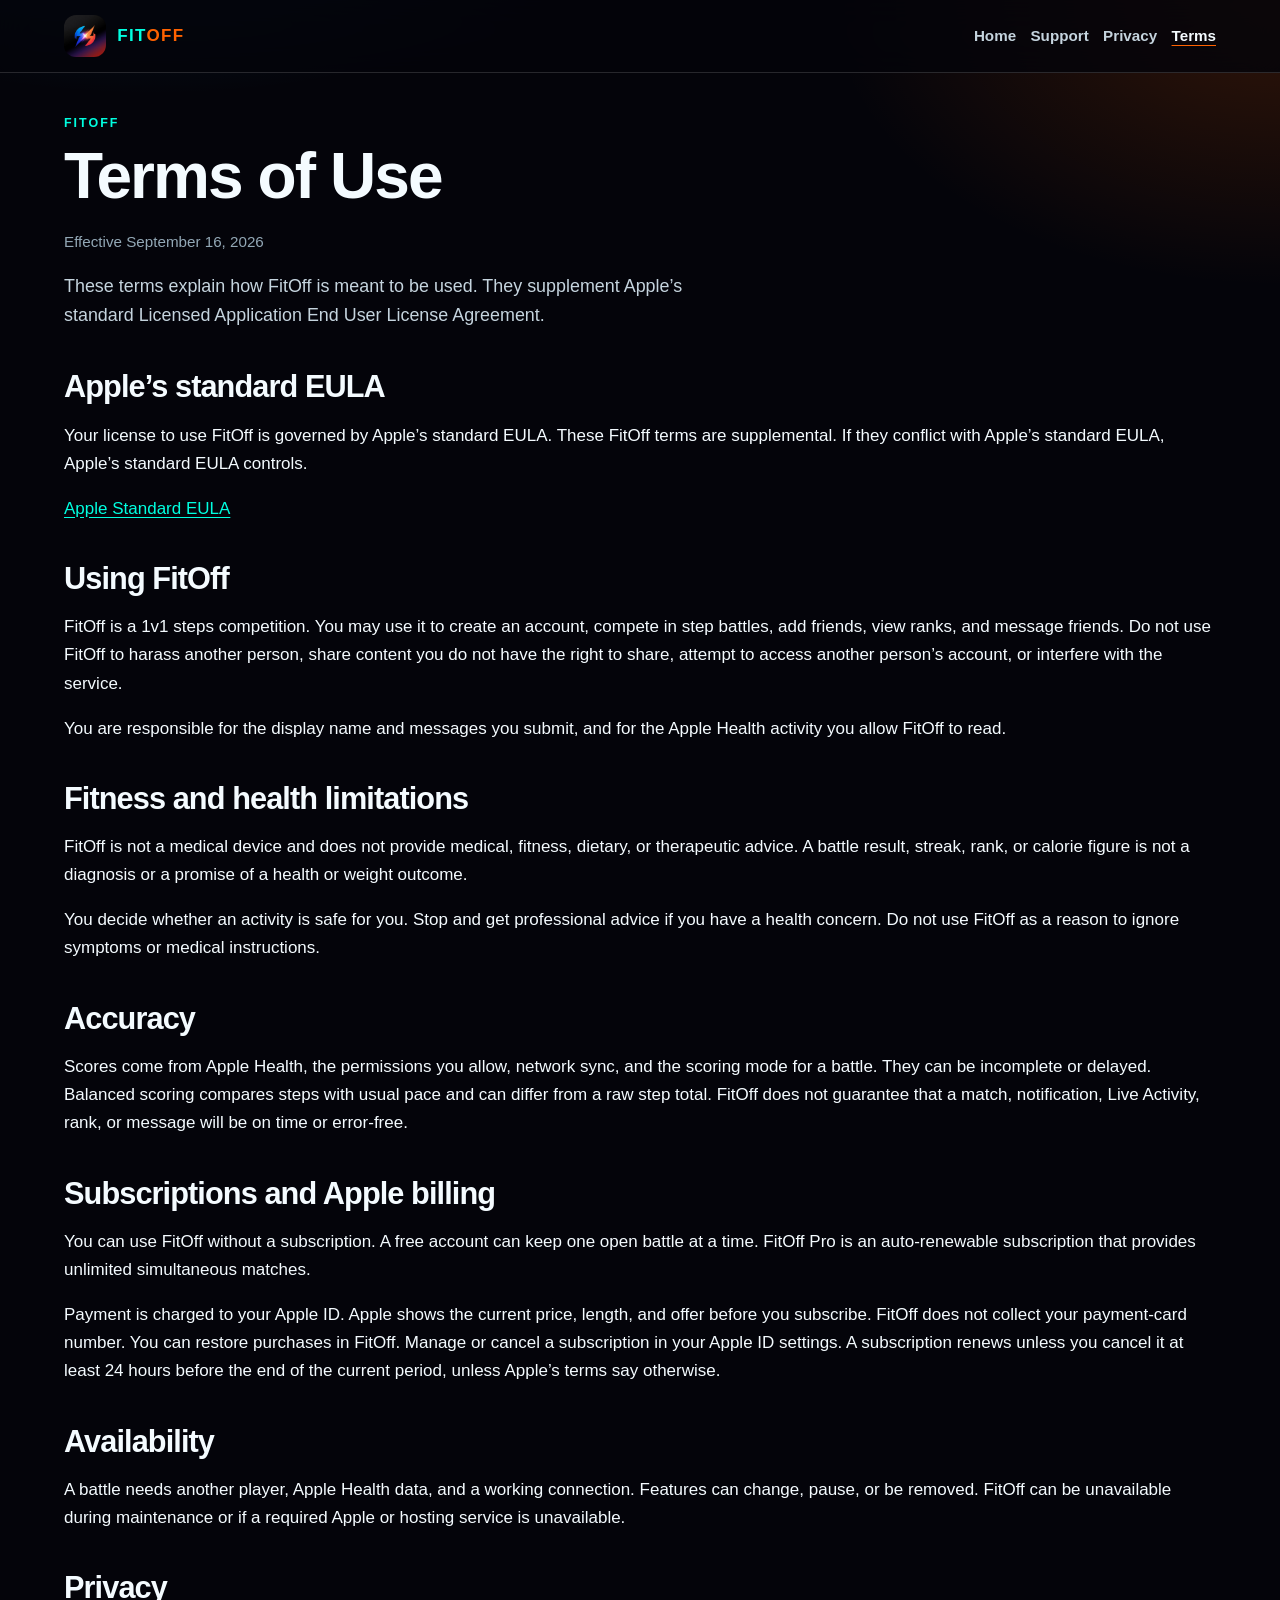
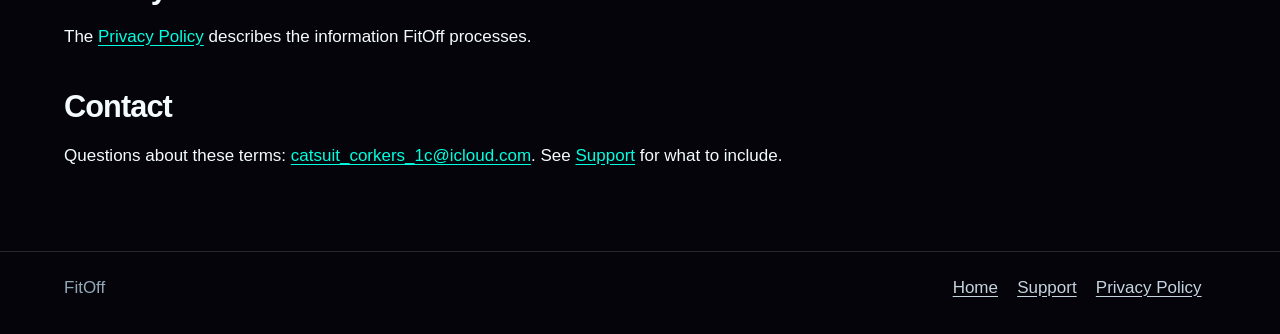
<file: FitOff-website-upload/terms/index.html>
<!DOCTYPE html>
<html lang="en">
<head>
  <meta charset="utf-8">
  <meta name="viewport" content="width=device-width, initial-scale=1">
  <title>Terms of Use · FitOff</title>
  <meta name="description" content="Terms for using FitOff, including health limitations, Apple billing, and Apple’s standard EULA.">
  <link rel="icon" href="../assets/fitoff-app-icon.png" type="image/png">
  <link rel="stylesheet" href="../assets/styles.css">
</head>
<body>
  <a class="skip-link" href="#content">Skip to content</a>
  <header class="site-header">
    <div class="header-inner">
      <a class="brand" href="../index.html">
        <img src="../assets/fitoff-app-icon.png" width="42" height="42" alt="">
        <span><span class="brand-fit">FIT</span><span class="brand-off">OFF</span></span>
      </a>
      <nav class="nav" aria-label="Primary">
        <a href="../index.html">Home</a>
        <a href="../support/">Support</a>
        <a href="../privacy/">Privacy</a>
        <a href="../terms/" aria-current="page">Terms</a>
      </nav>
    </div>
  </header>
  <main id="content">
    <div class="wrap">
      <p class="eyebrow">FitOff</p>
      <h1>Terms of Use</h1>
      <p class="meta">Effective September 16, 2026</p>
      <p class="page-intro">These terms explain how FitOff is meant to be used. They supplement Apple’s standard Licensed Application End User License Agreement.</p>

      <h2>Apple’s standard EULA</h2>
      <p>Your license to use FitOff is governed by Apple’s standard EULA. These FitOff terms are supplemental. If they conflict with Apple’s standard EULA, Apple’s standard EULA controls.</p>
      <p><a href="https://www.apple.com/legal/internet-services/itunes/dev/stdeula/">Apple Standard EULA</a></p>

      <h2>Using FitOff</h2>
      <p>FitOff is a 1v1 steps competition. You may use it to create an account, compete in step battles, add friends, view ranks, and message friends. Do not use FitOff to harass another person, share content you do not have the right to share, attempt to access another person’s account, or interfere with the service.</p>
      <p>You are responsible for the display name and messages you submit, and for the Apple Health activity you allow FitOff to read.</p>

      <h2>Fitness and health limitations</h2>
      <p>FitOff is not a medical device and does not provide medical, fitness, dietary, or therapeutic advice. A battle result, streak, rank, or calorie figure is not a diagnosis or a promise of a health or weight outcome.</p>
      <p>You decide whether an activity is safe for you. Stop and get professional advice if you have a health concern. Do not use FitOff as a reason to ignore symptoms or medical instructions.</p>

      <h2>Accuracy</h2>
      <p>Scores come from Apple Health, the permissions you allow, network sync, and the scoring mode for a battle. They can be incomplete or delayed. Balanced scoring compares steps with usual pace and can differ from a raw step total. FitOff does not guarantee that a match, notification, Live Activity, rank, or message will be on time or error-free.</p>

      <h2>Subscriptions and Apple billing</h2>
      <p>You can use FitOff without a subscription. A free account can keep one open battle at a time. FitOff Pro is an auto-renewable subscription that provides unlimited simultaneous matches.</p>
      <p>Payment is charged to your Apple ID. Apple shows the current price, length, and offer before you subscribe. FitOff does not collect your payment-card number. You can restore purchases in FitOff. Manage or cancel a subscription in your Apple ID settings. A subscription renews unless you cancel it at least 24 hours before the end of the current period, unless Apple’s terms say otherwise.</p>

      <h2>Availability</h2>
      <p>A battle needs another player, Apple Health data, and a working connection. Features can change, pause, or be removed. FitOff can be unavailable during maintenance or if a required Apple or hosting service is unavailable.</p>

      <h2>Privacy</h2>
      <p>The <a href="../privacy/">Privacy Policy</a> describes the information FitOff processes.</p>

      <h2>Contact</h2>
      <p>Questions about these terms: <a href="mailto:catsuit_corkers_1c@icloud.com?subject=FitOff%20Terms">catsuit_corkers_1c@icloud.com</a>. See <a href="../support/">Support</a> for what to include.</p>
    </div>
  </main>
  <footer class="site-footer">
    <div class="wrap">
      <span>FitOff</span>
      <nav aria-label="Footer">
        <a href="../index.html">Home</a>
        <a href="../support/">Support</a>
        <a href="../privacy/">Privacy Policy</a>
      </nav>
    </div>
  </footer>
</body>
</html>
</file>
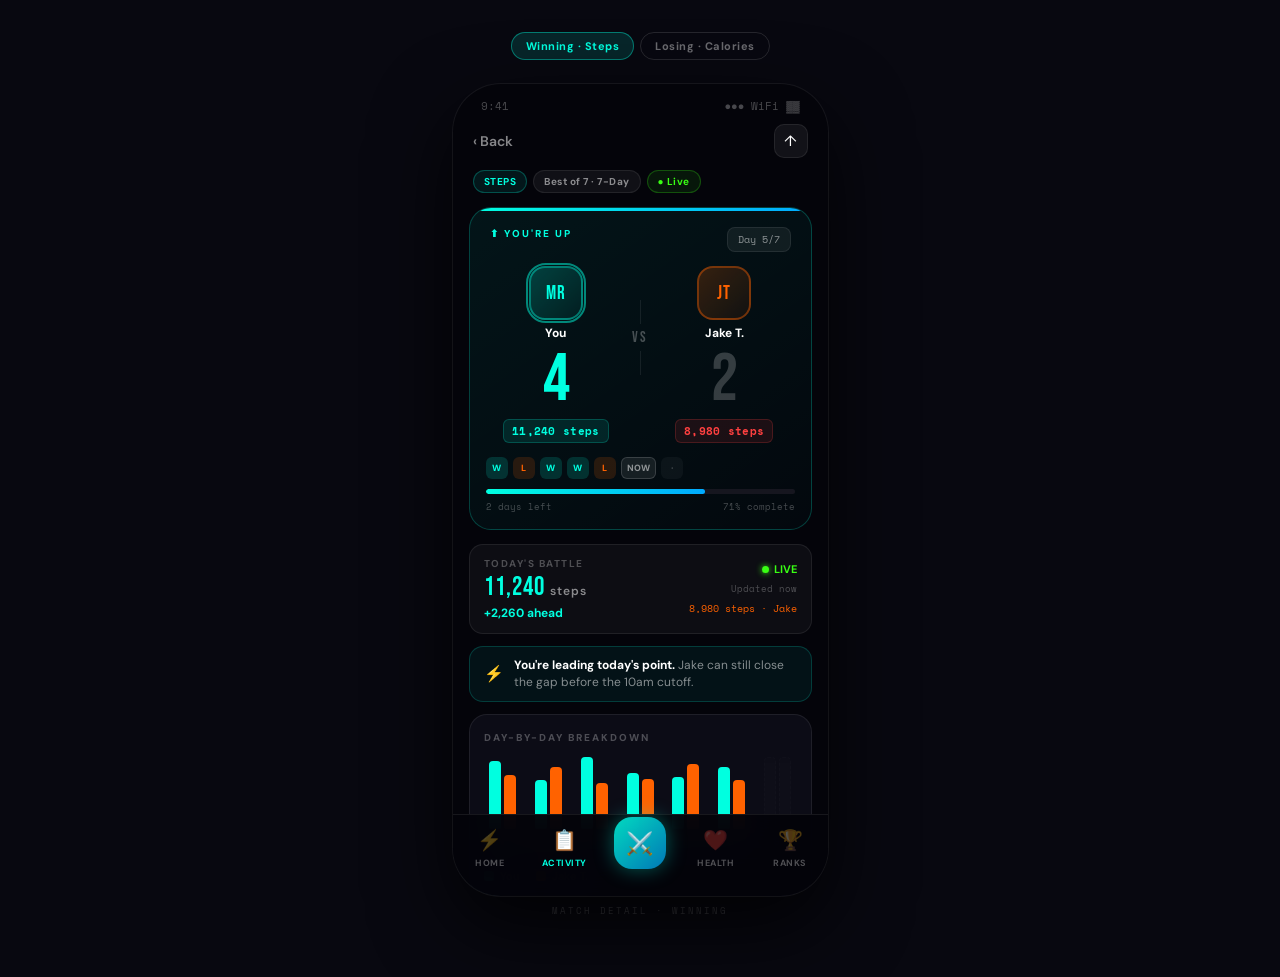
<file: FitUp/docs/mockups/fitup_match_detail_v2.html>
<!DOCTYPE html>
<html>
<head>
<style>
@import url('https://fonts.googleapis.com/css2?family=Bebas+Neue&family=DM+Sans:wght@300;400;500;600;700&family=Space+Mono:wght@400;700&display=swap');
*{box-sizing:border-box;margin:0;padding:0;}
body{background:#080810;display:flex;flex-direction:column;align-items:center;padding:32px 16px 60px;font-family:'DM Sans',sans-serif;}
:root{
  --bg:#04040A;--s1:#0E0E18;--s2:#16161F;--border:rgba(255,255,255,0.08);
  --cyan:#00FFE0;--cdim:rgba(0,255,224,0.12);
  --orange:#FF6200;--odim:rgba(255,98,0,0.12);
  --white:#FFFFFF;--t2:rgba(255,255,255,0.52);--t3:rgba(255,255,255,0.27);
  --yellow:#FFE000;--green:#39FF14;--red:#FF4040;
}
.outer{display:flex;flex-direction:column;align-items:center;gap:16px;width:100%;}
.tab-row{display:flex;gap:6px;flex-wrap:wrap;justify-content:center;margin-bottom:8px;}
.tab-btn{padding:6px 14px;border-radius:999px;border:1px solid rgba(255,255,255,0.12);background:transparent;color:rgba(255,255,255,0.4);font-size:11px;font-weight:700;cursor:pointer;font-family:'DM Sans',sans-serif;letter-spacing:.5px;}
.tab-btn.active{background:rgba(0,255,224,0.12);border-color:rgba(0,255,224,0.4);color:#00FFE0;}
.phones-row{display:flex;gap:20px;flex-wrap:wrap;justify-content:center;align-items:flex-start;}
.phone-wrap{display:flex;flex-direction:column;align-items:center;gap:8px;}
.phone-tag{font-family:'Space Mono',monospace;font-size:9px;letter-spacing:2px;color:rgba(255,255,255,0.2);text-transform:uppercase;}
.phone{width:375px;height:812px;background:var(--bg);border-radius:48px;overflow:hidden;position:relative;
  box-shadow:0 0 0 1px rgba(255,255,255,0.06),0 30px 80px rgba(0,0,0,0.8);
  font-family:'DM Sans',sans-serif;color:var(--white);flex-shrink:0;}
.scroll{height:calc(100% - 82px);overflow-y:auto;overflow-x:hidden;scrollbar-width:none;padding-bottom:20px;}
.scroll::-webkit-scrollbar{display:none;}
.sbar{display:flex;justify-content:space-between;align-items:center;padding:14px 28px 6px;font-family:'Space Mono',monospace;font-size:11px;color:var(--t3);}
.back-row{display:flex;align-items:center;justify-content:space-between;padding:4px 20px 12px;}
.back-btn{display:flex;align-items:center;gap:6px;font-size:14px;font-weight:600;color:var(--t2);cursor:pointer;}
.share-btn{width:34px;height:34px;border-radius:10px;background:rgba(255,255,255,0.06);border:1px solid var(--border);display:flex;align-items:center;justify-content:center;font-size:15px;cursor:pointer;}

/* META PILLS */
.meta-row{display:flex;gap:6px;flex-wrap:wrap;padding:0 20px 14px;}
.meta-pill{padding:4px 10px;border-radius:999px;font-size:10px;font-weight:700;letter-spacing:.5px;border:1px solid;}
.meta-pill.steps{background:rgba(0,255,224,0.08);border-color:rgba(0,255,224,0.25);color:#00FFE0;}
.meta-pill.cal{background:rgba(255,224,0,0.08);border-color:rgba(255,224,0,0.25);color:#FFE000;}
.meta-pill.days{background:rgba(255,255,255,0.05);border-color:var(--border);color:var(--t2);}
.meta-pill.live{background:rgba(57,255,20,0.08);border-color:rgba(57,255,20,0.25);color:#39FF14;}

/* HERO */
.hero{margin:0 16px 14px;border-radius:22px;overflow:hidden;position:relative;}
.hero.win{background:linear-gradient(145deg,rgba(0,255,224,0.07),rgba(0,255,224,0.02));border:1px solid rgba(0,255,224,0.22);}
.hero.lose{background:linear-gradient(145deg,rgba(255,98,0,0.07),rgba(255,98,0,0.02));border:1px solid rgba(255,98,0,0.22);}
.hero-accent{height:3px;}
.hero-accent.win{background:linear-gradient(90deg,#00FFE0,#00AAFF);}
.hero-accent.lose{background:linear-gradient(90deg,#FF6200,#FF2D9B);}
.hero-top{padding:16px 20px 0;display:flex;justify-content:space-between;align-items:flex-start;}
.status-label{font-size:10px;font-weight:800;letter-spacing:2px;text-transform:uppercase;}
.status-label.win{color:#00FFE0;}
.status-label.lose{color:#FF6200;}
.series-badge{background:rgba(255,255,255,0.06);border:1px solid var(--border);border-radius:8px;padding:4px 10px;font-family:'Space Mono',monospace;font-size:10px;color:var(--t2);}

/* VERSUS BLOCK */
.versus-block{display:flex;align-items:flex-start;padding:14px 16px 6px;gap:6px;}
.player-side{flex:1;display:flex;flex-direction:column;align-items:center;gap:5px;}
.avatar{width:54px;height:54px;border-radius:16px;display:flex;align-items:center;justify-content:center;font-family:'Bebas Neue',sans-serif;font-size:19px;letter-spacing:1px;position:relative;}
.avatar.me{background:linear-gradient(135deg,rgba(0,255,224,0.2),rgba(0,255,224,0.06));border:2px solid rgba(0,255,224,0.4);color:#00FFE0;}
.avatar.them{background:linear-gradient(135deg,rgba(255,98,0,0.2),rgba(255,98,0,0.06));border:2px solid rgba(255,98,0,0.4);color:#FF6200;}
.pulse-ring{position:absolute;inset:-5px;border-radius:20px;border:2px solid #00FFE0;opacity:.5;animation:pulseR 2s ease-in-out infinite;}
.pulse-ring.o{border-color:#FF6200;}
@keyframes pulseR{0%,100%{opacity:.5}50%{opacity:.1}}
.p-name{font-size:12px;font-weight:700;color:var(--white);}
.p-score-big{font-family:'Bebas Neue',sans-serif;font-size:68px;line-height:1;letter-spacing:-1px;}
/* Today count under score */
.p-today-count{font-family:'Space Mono',monospace;font-size:11px;font-weight:700;padding:3px 8px;border-radius:6px;letter-spacing:.3px;}
.p-today-count.high{color:#00FFE0;background:rgba(0,255,224,0.1);border:1px solid rgba(0,255,224,0.2);}
.p-today-count.low{color:#FF4040;background:rgba(255,64,64,0.1);border:1px solid rgba(255,64,64,0.2);}

/* RECORD DOTS */
.record-dots{display:flex;gap:5px;flex-wrap:wrap;padding:8px 16px 10px;}
.rdot{min-width:22px;height:22px;border-radius:6px;display:flex;align-items:center;justify-content:center;font-size:9px;font-weight:800;padding:0 5px;}
.rdot.w{background:rgba(0,255,224,0.15);color:#00FFE0;}
.rdot.l{background:rgba(255,98,0,0.15);color:#FF6200;}
.rdot.f{background:rgba(255,255,255,0.04);color:var(--t3);}
.rdot.now{background:rgba(255,255,255,0.08);color:var(--t2);border:1px solid rgba(255,255,255,0.15);}

/* PROGRESS */
.prog-wrap{margin:0 16px 16px;}
.prog-track{height:5px;background:var(--s2);border-radius:3px;overflow:hidden;}
.prog-fill{height:100%;border-radius:3px;}
.prog-fill.win{background:linear-gradient(90deg,#00FFE0,#00AAFF);}
.prog-fill.lose{background:#FF6200;}
.prog-meta{display:flex;justify-content:space-between;margin-top:6px;font-family:'Space Mono',monospace;font-size:9px;color:var(--t3);}

.vs-center{display:flex;flex-direction:column;align-items:center;gap:4px;padding-top:34px;}
.vs-text{font-family:'Bebas Neue',sans-serif;font-size:15px;color:var(--t3);letter-spacing:2px;}
.vs-pipe{width:1px;height:24px;background:var(--border);}

/* TODAY ROW */
.today-row{margin:0 16px 12px;background:rgba(255,255,255,0.04);border:1px solid var(--border);border-radius:14px;padding:12px 14px;display:flex;align-items:center;justify-content:space-between;}
.today-left{display:flex;flex-direction:column;gap:2px;}
.today-label{font-size:10px;font-weight:700;letter-spacing:1.5px;text-transform:uppercase;color:var(--t3);}
.today-steps{font-family:'Bebas Neue',sans-serif;font-size:26px;letter-spacing:1px;}
.today-steps.win{color:#00FFE0;}
.today-steps.lose{color:#FF6200;}
.today-diff.up{color:#00FFE0;font-size:12px;font-weight:700;}
.today-diff.down{color:#FF4040;font-size:12px;font-weight:700;}
.live-dot{display:flex;align-items:center;gap:5px;font-size:11px;font-weight:700;color:#39FF14;}
.live-dot::before{content:'';width:7px;height:7px;border-radius:50%;background:#39FF14;box-shadow:0 0 6px #39FF14;animation:blink 1.4s ease-in-out infinite;}
@keyframes blink{0%,100%{opacity:1}50%{opacity:.3}}

/* ALERT BANNER */
.alert-banner{margin:0 16px 12px;padding:10px 14px;border-radius:14px;display:flex;align-items:center;gap:10px;}
.alert-banner.warn{background:rgba(255,98,0,0.08);border:1px solid rgba(255,98,0,0.2);}
.alert-banner.good{background:rgba(0,255,224,0.06);border:1px solid rgba(0,255,224,0.18);}
.ab-icon{font-size:16px;}
.ab-text{font-size:12px;color:var(--t2);line-height:1.4;}
.ab-text strong{color:var(--white);}

/* ── BAR CHART CARD ── */
.bar-chart-card{margin:0 16px 14px;background:#0C0C16;border:1px solid rgba(255,255,255,0.08);border-radius:18px;padding:16px 14px 12px;overflow:hidden;}
.bcc-title{font-size:10px;font-weight:800;letter-spacing:2px;text-transform:uppercase;color:var(--t3);margin-bottom:14px;}
.bcc-inner{display:flex;align-items:flex-end;gap:0;height:90px;position:relative;}
.bcc-day-group{display:flex;align-items:flex-end;gap:3px;flex:1;justify-content:center;}
.bcc-day-wrap{display:flex;flex-direction:column;align-items:center;gap:6px;flex:1;}
.bcc-bars{display:flex;align-items:flex-end;gap:3px;height:80px;}
.bcc-bar{width:12px;border-radius:4px 4px 2px 2px;min-height:3px;transition:height .3s;}
.bcc-bar.me{background:#00FFE0;}
.bcc-bar.them{background:#FF6200;}
.bcc-bar.future{background:rgba(255,255,255,0.06);border:1px dashed rgba(255,255,255,0.1);}
.bcc-day-label{font-family:'Space Mono',monospace;font-size:9px;color:var(--t3);letter-spacing:.5px;}
.bcc-spacer{width:8px;flex-shrink:0;}
.bcc-legend{display:flex;gap:16px;margin-top:10px;padding-top:10px;border-top:1px solid rgba(255,255,255,0.06);}
.bcc-leg-item{display:flex;align-items:center;gap:6px;font-size:11px;color:var(--t2);font-weight:600;}
.bcc-leg-dot{width:10px;height:10px;border-radius:3px;}

/* SECTION HEADER */
.sec-hd{padding:4px 20px 10px;display:flex;align-items:center;justify-content:space-between;}
.sec-title{font-size:11px;font-weight:700;letter-spacing:1.5px;text-transform:uppercase;color:var(--t3);}

/* ── MIRRORED STAT COLUMNS ── */
.stat-col-headers{display:grid;grid-template-columns:1fr 1fr;gap:8px;margin:0 16px 8px;}
.stat-col-header{border-radius:10px;padding:8px 12px;text-align:center;font-size:11px;font-weight:800;letter-spacing:1px;text-transform:uppercase;}
.stat-col-header.you{background:rgba(0,255,224,0.08);border:1px solid rgba(0,255,224,0.2);color:#00FFE0;}
.stat-col-header.them{background:rgba(255,98,0,0.08);border:1px solid rgba(255,98,0,0.2);color:#FF6200;}
.stat-cols{display:grid;grid-template-columns:1fr 1fr;gap:8px;margin:0 16px 14px;}
.stat-tile{background:var(--s1);border:1px solid var(--border);border-radius:14px;padding:11px 12px;}
.stat-tile.you-tile{border-color:rgba(0,255,224,0.14);background:rgba(0,255,224,0.04);}
.stat-tile.them-tile{border-color:rgba(255,98,0,0.14);background:rgba(255,98,0,0.04);}
.stat-label{font-size:9px;font-weight:700;letter-spacing:.8px;text-transform:uppercase;color:var(--t3);margin-bottom:4px;line-height:1.3;}
.stat-val{font-family:'Bebas Neue',sans-serif;font-size:24px;letter-spacing:.5px;line-height:1;}
.stat-val.c{color:#00FFE0;}
.stat-val.o{color:#FF6200;}
.stat-sub{font-size:10px;color:var(--t2);margin-top:3px;}

/* H2H CARD */
.h2h-card{margin:0 16px 14px;background:var(--s1);border:1px solid var(--border);border-radius:18px;padding:16px;}
.h2h-row{display:flex;justify-content:space-between;align-items:center;margin-bottom:10px;}
.h2h-item{text-align:center;}
.h2h-num{font-family:'Bebas Neue',sans-serif;font-size:32px;line-height:1;}
.h2h-num.you{color:#00FFE0;}
.h2h-num.them{color:#FF6200;}
.h2h-num.tie{color:var(--t3);}
.h2h-sub{font-size:9px;color:var(--t3);font-weight:700;letter-spacing:.5px;margin-top:2px;}
.h2h-divider{width:1px;height:32px;background:var(--border);}
.h2h-bar-wrap{height:5px;background:rgba(255,255,255,0.05);border-radius:3px;overflow:hidden;margin-top:4px;position:relative;}
.h2h-bar-fill{height:100%;border-radius:3px;background:linear-gradient(90deg,#00FFE0,rgba(0,255,224,0.4));}

/* ACTION BUTTONS */
.action-block{display:flex;gap:10px;margin:0 16px 18px;}
.btn-primary{flex:2;padding:14px;border-radius:14px;border:none;background:linear-gradient(135deg,rgba(0,255,224,0.9),rgba(0,170,255,0.8));color:#000;font-family:'DM Sans',sans-serif;font-size:14px;font-weight:800;cursor:pointer;box-shadow:0 0 24px rgba(0,255,224,0.3);}
.btn-primary.lose{background:linear-gradient(135deg,rgba(255,98,0,0.9),rgba(255,45,155,0.6));color:#fff;box-shadow:0 0 24px rgba(255,98,0,0.25);}
.btn-ghost{flex:1;padding:14px;border-radius:14px;background:rgba(0,255,224,0.06);border:1px solid rgba(0,255,224,0.3);color:#00FFE0;font-family:'DM Sans',sans-serif;font-size:13px;font-weight:700;cursor:pointer;}

/* BOTTOM NAV */
.bnav{position:absolute;bottom:0;left:0;right:0;height:82px;background:rgba(4,4,10,0.96);backdrop-filter:blur(20px);border-top:1px solid var(--border);display:flex;align-items:flex-start;justify-content:space-around;padding-top:12px;}
.nav-item{display:flex;flex-direction:column;align-items:center;gap:4px;cursor:pointer;min-width:50px;}
.nav-icon{font-size:20px;opacity:.3;}
.nav-icon.on{opacity:1;}
.nav-label{font-size:9px;font-weight:700;letter-spacing:.5px;color:rgba(255,255,255,.3);}
.nav-label.on{color:#00FFE0;}
.nav-center{width:52px;height:52px;border-radius:18px;background:linear-gradient(135deg,rgba(0,255,224,0.85),rgba(0,170,255,0.7));display:flex;align-items:center;justify-content:center;font-size:22px;box-shadow:0 0 20px rgba(0,255,224,0.35);margin-top:-10px;cursor:pointer;}
</style>
</head>
<body>
<div class="outer">
  <div class="tab-row" id="tabs"></div>
  <div class="phones-row" id="phoneArea"></div>
</div>

<script>
const MATCHES={
  win:{
    isWin:true,sport:"Steps",format:"Best of 7",totalDays:7,daysDone:5,unit:"steps",
    meName:"You",meInitials:"MR",theirName:"Jake T.",theirInitials:"JT",
    myScore:4,theirScore:2,myToday:11240,theirToday:8980,
    myAvg:10868,theirAvg:9692,myBest:13100,theirBest:11200,
    myTotal:54340,theirTotal:48460,
    h2hYou:8,h2hThem:3,h2hTie:1,
    days:[
      {d:"M",me:12400,them:9800,r:"w"},{d:"T",me:8900,them:11200,r:"l"},
      {d:"W",me:13100,them:8400,r:"w"},{d:"T",me:10200,them:9100,r:"w"},
      {d:"S",me:9400,them:11800,r:"l"},{d:"S",me:11240,them:8980,r:"now"},
      {d:"S",me:null,them:null,r:"f"}
    ]
  },
  lose:{
    isWin:false,sport:"Calories",format:"First to 3",totalDays:5,daysDone:4,unit:"kcal",
    meName:"You",meInitials:"MR",theirName:"Sofia M.",theirInitials:"SM",
    myScore:1,theirScore:3,myToday:1840,theirToday:2610,
    myAvg:1924,theirAvg:2317,myBest:2180,theirBest:2610,
    myTotal:7696,theirTotal:9268,
    h2hYou:2,h2hThem:5,h2hTie:0,
    days:[
      {d:"M",me:2100,them:2410,r:"l"},{d:"T",me:2180,them:1980,r:"w"},
      {d:"W",me:1620,them:2340,r:"l"},{d:"T",me:1840,them:2610,r:"now"},
      {d:"F",me:null,them:null,r:"f"}
    ]
  }
};

let current="win";

function fmt(n){if(n==null)return "—";return n>=1000?n.toLocaleString():String(n);}

function buildBarChart(m){
  const maxVal=Math.max(...m.days.filter(d=>d.me||d.them).flatMap(d=>[d.me||0,d.them||0]),1);
  const H=72;
  const groups=m.days.map((d,i)=>{
    const isFut=d.r==="f";
    const meH=isFut?0:Math.round(((d.me||0)/maxVal)*H);
    const themH=isFut?0:Math.round(((d.them||0)/maxVal)*H);
    return `<div class="bcc-day-wrap">
      <div class="bcc-bars">
        <div class="bcc-bar ${isFut?"future":"me"}" style="height:${isFut?H:Math.max(meH,3)}px;${isFut?"height:"+H+"px;opacity:.15":""}"></div>
        <div class="bcc-bar ${isFut?"future":"them"}" style="height:${isFut?H:Math.max(themH,3)}px;${isFut?"opacity:.15":""}"></div>
      </div>
      <div class="bcc-day-label">${d.d}</div>
    </div>${i<m.days.length-1?'<div class="bcc-spacer"></div>':""}`;
  }).join("");
  return `
  <div class="bar-chart-card">
    <div class="bcc-title">Day-by-Day Breakdown</div>
    <div class="bcc-inner">${groups}</div>
    <div class="bcc-legend">
      <div class="bcc-leg-item"><div class="bcc-leg-dot" style="background:#00FFE0"></div>${m.meName}</div>
      <div class="bcc-leg-item"><div class="bcc-leg-dot" style="background:#FF6200"></div>${m.theirName}</div>
    </div>
  </div>`;
}

function buildPhone(m){
  const isWin=m.isWin;
  const cls=isWin?"win":"lose";
  const diff=m.myToday-m.theirToday;
  const diffStr=diff>=0?"+"+Math.abs(diff).toLocaleString()+" ahead":"-"+Math.abs(diff).toLocaleString()+" behind";
  const pct=Math.round((m.daysDone/m.totalDays)*100);
  const h2hTotal=m.h2hYou+m.h2hThem+m.h2hTie;
  const h2hYouPct=h2hTotal>0?Math.round((m.h2hYou/h2hTotal)*100):50;
  const meDaysWon=m.myScore;
  const themDaysWon=m.theirScore;
  const meWinRate=Math.round((meDaysWon/m.daysDone)*100);
  const themWinRate=Math.round((themDaysWon/m.daysDone)*100);
  const meHigher=m.myToday>=m.theirToday;
  const theirFirstName=m.theirName.split(" ")[0];

  return `
<div class="phone">
  <div class="sbar"><span>9:41</span><span>●●● WiFi ▓▓</span></div>
  <div class="back-row">
    <div class="back-btn">‹ Back</div>
    <div class="share-btn">↑</div>
  </div>
  <div class="scroll">

    <!-- META PILLS -->
    <div class="meta-row">
      <span class="meta-pill ${m.sport==="Steps"?"steps":"cal"}">${m.sport.toUpperCase()}</span>
      <span class="meta-pill days">${m.format} · ${m.totalDays}-Day</span>
      <span class="meta-pill live">● Live</span>
    </div>

    <!-- HERO CARD -->
    <div class="hero ${cls}">
      <div class="hero-accent ${cls}"></div>
      <div class="hero-top">
        <span class="status-label ${cls}">${isWin?"⬆ YOU'RE UP":"⬇ YOU'RE DOWN"}</span>
        <span class="series-badge">Day ${m.daysDone}/${m.totalDays}</span>
      </div>
      <div class="versus-block">
        <div class="player-side">
          ${isWin?`<div class="avatar me"><div class="pulse-ring"></div>${m.meInitials}</div>`:`<div class="avatar me">${m.meInitials}</div>`}
          <span class="p-name">${m.meName}</span>
          <div class="p-score-big" style="color:${isWin?"#00FFE0":"rgba(255,255,255,0.2)"}">${m.myScore}</div>
          <span class="p-today-count ${meHigher?"high":"low"}">${fmt(m.myToday)} ${m.unit}</span>
        </div>
        <div class="vs-center">
          <div class="vs-pipe"></div>
          <span class="vs-text">VS</span>
          <div class="vs-pipe"></div>
        </div>
        <div class="player-side">
          ${!isWin?`<div class="avatar them"><div class="pulse-ring o"></div>${m.theirInitials}</div>`:`<div class="avatar them">${m.theirInitials}</div>`}
          <span class="p-name">${m.theirName}</span>
          <div class="p-score-big" style="color:${!isWin?"#FF6200":"rgba(255,255,255,0.2)"}">${m.theirScore}</div>
          <span class="p-today-count ${!meHigher?"high":"low"}">${fmt(m.theirToday)} ${m.unit}</span>
        </div>
      </div>

      <!-- RECORD DOTS -->
      <div class="record-dots">
        ${m.days.map(d=>{
          if(d.r==="w") return `<div class="rdot w">W</div>`;
          if(d.r==="l") return `<div class="rdot l">L</div>`;
          if(d.r==="now") return `<div class="rdot now">NOW</div>`;
          return `<div class="rdot f">·</div>`;
        }).join("")}
      </div>

      <!-- PROGRESS -->
      <div class="prog-wrap">
        <div class="prog-track"><div class="prog-fill ${cls}" style="width:${pct}%"></div></div>
        <div class="prog-meta"><span>${m.totalDays-m.daysDone} days left</span><span>${pct}% complete</span></div>
      </div>
    </div>

    <!-- TODAY LIVE ROW -->
    <div class="today-row">
      <div class="today-left">
        <span class="today-label">Today's Battle</span>
        <span class="today-steps ${isWin?"win":"lose"}">${fmt(m.myToday)} <span style="font-family:'DM Sans',sans-serif;font-size:12px;font-weight:600;color:var(--t2)">${m.unit}</span></span>
        <span class="today-diff ${diff>=0?"up":"down"}">${diffStr}</span>
      </div>
      <div style="display:flex;flex-direction:column;align-items:flex-end;gap:6px;">
        <div class="live-dot">LIVE</div>
        <span style="font-family:'Space Mono',monospace;font-size:9px;color:var(--t3);">Updated now</span>
        <span style="font-family:'Space Mono',monospace;font-size:10px;color:#FF6200;">${fmt(m.theirToday)} ${m.unit} · ${theirFirstName}</span>
      </div>
    </div>

    <!-- ALERT -->
    ${isWin
      ? `<div class="alert-banner good"><span class="ab-icon">⚡</span><div class="ab-text"><strong>You're leading today's point.</strong> ${theirFirstName} can still close the gap before the 10am cutoff.</div></div>`
      : `<div class="alert-banner warn"><span class="ab-icon">⚠</span><div class="ab-text"><strong>${theirFirstName} is on a winning streak.</strong> You need today's point to stay alive. A 30-min walk can flip this.</div></div>`
    }

    <!-- BAR CHART -->
    ${buildBarChart(m)}

    <!-- MIRRORED STAT COLUMNS -->
    <div class="sec-hd"><span class="sec-title">Match Stats</span></div>

    <!-- COLUMN HEADERS -->
    <div class="stat-col-headers">
      <div class="stat-col-header you">You</div>
      <div class="stat-col-header them">${theirFirstName}'s</div>
    </div>

    <!-- MIRRORED GRID -->
    <div class="stat-cols">
      <!-- Daily Avg -->
      <div class="stat-tile you-tile">
        <div class="stat-label">Daily Avg</div>
        <div class="stat-val c">${fmt(m.myAvg)}</div>
        <div class="stat-sub">${m.unit}/day</div>
      </div>
      <div class="stat-tile them-tile">
        <div class="stat-label">Daily Avg</div>
        <div class="stat-val o">${fmt(m.theirAvg)}</div>
        <div class="stat-sub">${m.unit}/day</div>
      </div>
      <!-- Best Day -->
      <div class="stat-tile you-tile">
        <div class="stat-label">Best Day</div>
        <div class="stat-val c" style="font-size:20px;">${fmt(m.myBest)}</div>
        <div class="stat-sub">highest ${m.unit}</div>
      </div>
      <div class="stat-tile them-tile">
        <div class="stat-label">Best Day</div>
        <div class="stat-val o" style="font-size:20px;">${fmt(m.theirBest)}</div>
        <div class="stat-sub">highest ${m.unit}</div>
      </div>
      <!-- Total -->
      <div class="stat-tile you-tile">
        <div class="stat-label">Total ${m.sport}</div>
        <div class="stat-val c" style="font-size:19px;">${fmt(m.myTotal)}</div>
        <div class="stat-sub">this match</div>
      </div>
      <div class="stat-tile them-tile">
        <div class="stat-label">Total ${m.sport}</div>
        <div class="stat-val o" style="font-size:19px;">${fmt(m.theirTotal)}</div>
        <div class="stat-sub">this match</div>
      </div>
      <!-- Days Won -->
      <div class="stat-tile you-tile">
        <div class="stat-label">Days Won</div>
        <div class="stat-val c">${meDaysWon}<span style="font-size:16px;color:var(--t2)">/${m.daysDone}</span></div>
        <div class="stat-sub">${meWinRate}% win rate</div>
      </div>
      <div class="stat-tile them-tile">
        <div class="stat-label">Days Won</div>
        <div class="stat-val o">${themDaysWon}<span style="font-size:16px;color:var(--t2)">/${m.daysDone}</span></div>
        <div class="stat-sub">${themWinRate}% win rate</div>
      </div>
    </div>

    <!-- H2H -->
    <div class="sec-hd"><span class="sec-title">All-Time Head to Head</span></div>
    <div class="h2h-card">
      <div class="h2h-row">
        <div class="h2h-item"><div class="h2h-num you">${m.h2hYou}</div><div class="h2h-sub">YOUR WINS</div></div>
        <div class="h2h-divider"></div>
        <div class="h2h-item"><div class="h2h-num tie">${m.h2hTie}</div><div class="h2h-sub">TIES</div></div>
        <div class="h2h-divider"></div>
        <div class="h2h-item"><div class="h2h-num them">${m.h2hThem}</div><div class="h2h-sub">${theirFirstName.toUpperCase()}'S WINS</div></div>
      </div>
      <div class="h2h-bar-wrap"><div class="h2h-bar-fill" style="width:${h2hYouPct}%"></div></div>
      <div style="display:flex;justify-content:space-between;margin-top:5px;">
        <span style="font-family:'Space Mono',monospace;font-size:9px;color:#00FFE0;">${h2hYouPct}% you</span>
        <span style="font-family:'Space Mono',monospace;font-size:9px;color:var(--t3);">${h2hTotal} matches total</span>
      </div>
    </div>

    <!-- ACTIONS -->
    <div class="action-block">
      <button class="btn-primary ${isWin?"":"lose"}">${isWin?"💪 Hold the Lead":"⚡ Fight Back Now"}</button>
      <button class="btn-ghost">Rematch →</button>
    </div>
  </div>

  <!-- BOTTOM NAV -->
  <div class="bnav">
    <div class="nav-item"><span class="nav-icon">⚡</span><span class="nav-label">HOME</span></div>
    <div class="nav-item"><span class="nav-icon on">📋</span><span class="nav-label on">ACTIVITY</span></div>
    <div class="nav-item"><div class="nav-center">⚔️</div></div>
    <div class="nav-item"><span class="nav-icon">❤️</span><span class="nav-label">HEALTH</span></div>
    <div class="nav-item"><span class="nav-icon">🏆</span><span class="nav-label">RANKS</span></div>
  </div>
</div>`;
}

function render(){
  document.getElementById("tabs").innerHTML=`
    <button class="tab-btn ${current==="win"?"active":""}" onclick="switchTab('win')">Winning · Steps</button>
    <button class="tab-btn ${current==="lose"?"active":""}" onclick="switchTab('lose')">Losing · Calories</button>`;
  document.getElementById("phoneArea").innerHTML=`
    <div class="phone-wrap">${buildPhone(MATCHES[current])}<div class="phone-tag">${current==="win"?"Match Detail · Winning":"Match Detail · Losing"}</div></div>`;
}
function switchTab(t){current=t;render();}
render();
</script>
</body>
</html>
</file>
<file: FitOff-website-upload/assets/styles.css>
:root {
  --bg: #04040a;
  --bg-elevated: #0b1020;
  --text: #f4fbff;
  --muted: #c5d4de;
  --faint: #93a8b6;
  --cyan: #00ffe0;
  --blue: #00aaff;
  --orange: #ff6200;
  --yellow: #ffe08a;
  --line: rgba(255, 255, 255, 0.14);
  --card: rgba(255, 255, 255, 0.055);
  --danger: #ffb4a8;
  --confirm-bg: rgba(255, 196, 64, 0.12);
  --confirm-line: rgba(255, 208, 92, 0.55);
  --max: 72rem;
  --header: 4.5rem;
}

* {
  box-sizing: border-box;
}

html {
  scroll-behavior: smooth;
}

body {
  margin: 0;
  min-height: 100vh;
  color: var(--text);
  background:
    radial-gradient(900px 480px at 12% -10%, rgba(0, 170, 255, 0.22), transparent 60%),
    radial-gradient(820px 520px at 100% 0%, rgba(255, 98, 0, 0.18), transparent 55%),
    var(--bg);
  font-family: -apple-system, BlinkMacSystemFont, "Segoe UI", Roboto, Helvetica, Arial, sans-serif;
  font-size: 1.0625rem;
  line-height: 1.65;
  overflow-wrap: break-word;
}

img {
  max-width: 100%;
  height: auto;
}

a {
  color: var(--cyan);
  text-underline-offset: 0.16em;
}

a:hover {
  color: #ffffff;
}

a:focus-visible,
button:focus-visible,
summary:focus-visible {
  outline: 2px solid var(--cyan);
  outline-offset: 3px;
}

.skip-link {
  position: absolute;
  left: 1rem;
  top: 0.75rem;
  z-index: 20;
  transform: translateY(-160%);
  background: var(--cyan);
  color: #04120f;
  font-weight: 700;
  padding: 0.55rem 0.8rem;
  border-radius: 999px;
  text-decoration: none;
}

.skip-link:focus {
  transform: none;
}

.site-header {
  position: sticky;
  top: 0;
  z-index: 10;
  backdrop-filter: blur(16px);
  background: rgba(4, 4, 10, 0.82);
  border-bottom: 1px solid var(--line);
}

.header-inner,
.wrap,
.site-footer .wrap {
  width: min(var(--max), calc(100% - 2rem));
  margin-inline: auto;
}

.header-inner {
  min-height: var(--header);
  display: flex;
  align-items: center;
  justify-content: space-between;
  gap: 1rem;
}

.brand {
  display: flex;
  align-items: center;
  gap: 0.7rem;
  color: var(--text);
  text-decoration: none;
  font-weight: 800;
  letter-spacing: 0.08em;
}

.brand:hover {
  color: var(--text);
}

.brand img {
  width: 42px;
  height: 42px;
  border-radius: 12px;
  display: block;
}

.brand-fit {
  color: var(--cyan);
}

.brand-off {
  color: var(--orange);
}

.nav {
  display: flex;
  flex-wrap: wrap;
  gap: 0.35rem 0.9rem;
}

.nav a {
  color: var(--muted);
  text-decoration: none;
  font-size: 0.95rem;
  font-weight: 650;
}

.nav a[aria-current="page"] {
  color: var(--text);
  text-decoration: underline;
  text-decoration-color: var(--orange);
  text-underline-offset: 0.28em;
}

main {
  padding: 2.5rem 0 4rem;
}

.hero {
  display: grid;
  grid-template-columns: auto 1fr;
  gap: 1.5rem 2rem;
  align-items: center;
  padding: 1.2rem 0 2.2rem;
}

.hero-icon {
  width: 148px;
  height: 148px;
  border-radius: 32px;
  box-shadow: 0 0 0 1px rgba(255, 255, 255, 0.08), 0 18px 50px rgba(0, 0, 0, 0.45);
}

.eyebrow {
  margin: 0 0 0.4rem;
  color: var(--cyan);
  font-size: 0.78rem;
  font-weight: 800;
  letter-spacing: 0.16em;
  text-transform: uppercase;
}

h1,
h2,
h3 {
  line-height: 1.15;
  letter-spacing: -0.03em;
}

h1 {
  margin: 0 0 0.8rem;
  font-size: clamp(2.2rem, 5vw, 4.2rem);
  font-weight: 850;
}

h2 {
  margin: 2.4rem 0 0.7rem;
  font-size: clamp(1.45rem, 2.4vw, 2rem);
}

h3 {
  margin: 0 0 0.35rem;
  font-size: 1.12rem;
}

.lede,
.page-intro {
  max-width: 42rem;
  color: var(--muted);
  font-size: 1.12rem;
}

.actions {
  display: flex;
  flex-wrap: wrap;
  gap: 0.7rem;
  margin-top: 1.3rem;
}

.button {
  display: inline-flex;
  align-items: center;
  justify-content: center;
  min-height: 44px;
  padding: 0.65rem 1rem;
  border-radius: 999px;
  text-decoration: none;
  font-weight: 750;
}

.button.primary {
  background: linear-gradient(135deg, var(--cyan), var(--blue));
  color: #041018;
}

.button.primary:hover {
  color: #041018;
  filter: brightness(1.05);
}

.button.secondary {
  border: 1px solid var(--line);
  color: var(--text);
  background: rgba(255, 255, 255, 0.04);
}

.button.secondary:hover {
  color: var(--text);
  border-color: var(--cyan);
}

.panel,
.card,
.confirm {
  border: 1px solid var(--line);
  background: var(--card);
  border-radius: 18px;
}

.grid {
  display: grid;
  grid-template-columns: repeat(3, minmax(0, 1fr));
  gap: 0.9rem;
  margin-top: 1rem;
}

.card {
  padding: 1rem 1rem 1.05rem;
}

.card p,
.panel p,
li {
  color: var(--muted);
}

.card p:last-child,
.panel p:last-child {
  margin-bottom: 0;
}

.steps {
  display: grid;
  gap: 0.8rem;
  margin-top: 1rem;
}

.step {
  display: grid;
  grid-template-columns: auto 1fr;
  gap: 0.85rem;
  align-items: start;
  padding: 1rem;
  border-radius: 18px;
  border: 1px solid var(--line);
  background: linear-gradient(135deg, rgba(0, 255, 224, 0.06), rgba(255, 98, 0, 0.04));
}

.step-num {
  width: 2rem;
  height: 2rem;
  display: grid;
  place-items: center;
  border-radius: 999px;
  background: #041018;
  color: var(--cyan);
  font-weight: 800;
}

.panel {
  padding: 1.1rem 1.15rem;
  margin-top: 1rem;
}

.confirm {
  margin: 1rem 0;
  padding: 1rem 1.05rem;
  background: var(--confirm-bg);
  border-color: var(--confirm-line);
}

.confirm-label {
  margin: 0 0 0.35rem;
  color: var(--yellow);
  font-size: 0.78rem;
  font-weight: 800;
  letter-spacing: 0.12em;
  text-transform: uppercase;
}

.warning {
  border-color: rgba(255, 98, 0, 0.55);
  background: rgba(255, 98, 0, 0.1);
}

.warning strong {
  color: var(--text);
}

ul {
  padding-left: 1.2rem;
}

li + li {
  margin-top: 0.35rem;
}

.meta {
  color: var(--faint);
  font-size: 0.95rem;
}

.site-footer {
  border-top: 1px solid var(--line);
  padding: 1.4rem 0 2rem;
  color: var(--faint);
}

.site-footer .wrap {
  display: flex;
  flex-wrap: wrap;
  justify-content: space-between;
  gap: 0.8rem 1.4rem;
}

.site-footer a {
  color: var(--muted);
  margin-right: 0.9rem;
}

@media (max-width: 800px) {
  .hero,
  .grid {
    grid-template-columns: 1fr;
  }

  .hero-icon {
    width: 108px;
    height: 108px;
  }

  .header-inner {
    align-items: flex-start;
    flex-direction: column;
    padding: 0.8rem 0;
  }
}

@media (max-width: 520px) {
  .actions,
  .nav {
    width: 100%;
  }

  .button {
    width: 100%;
  }
}
</file>
